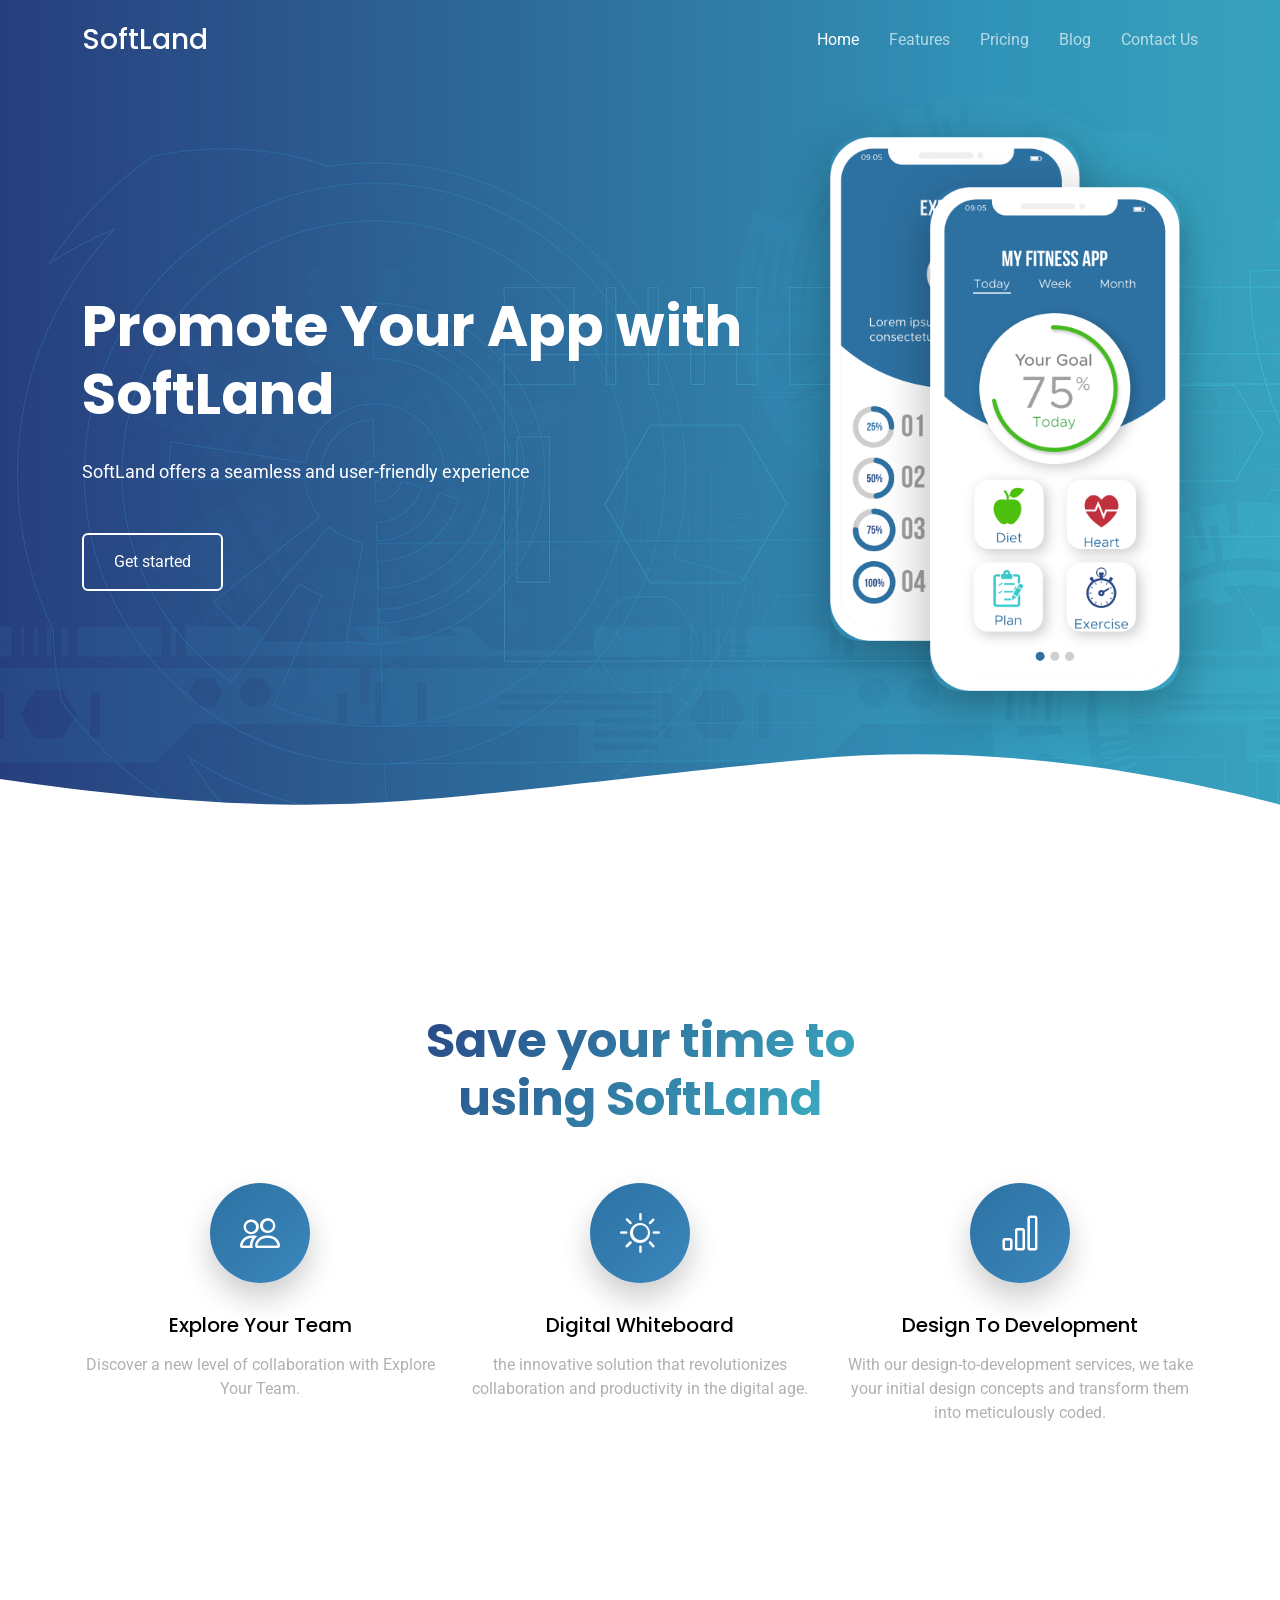
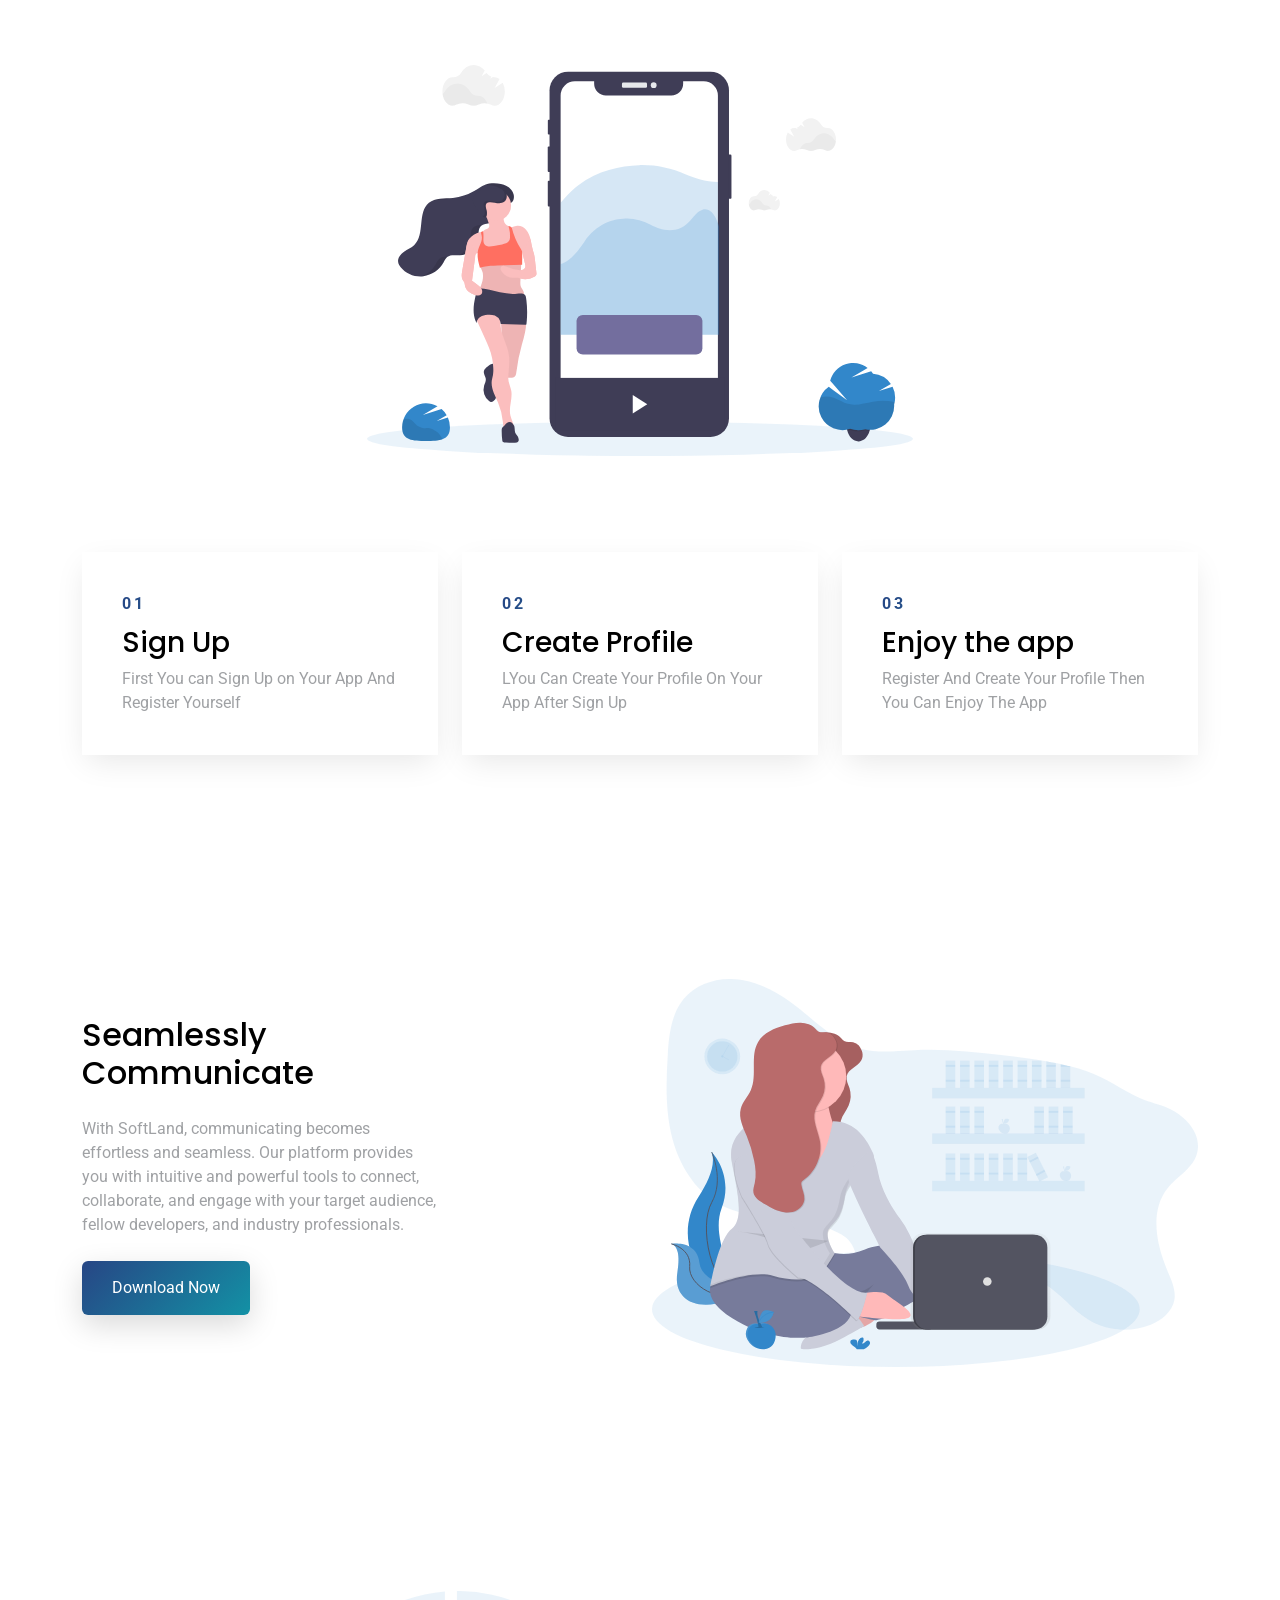
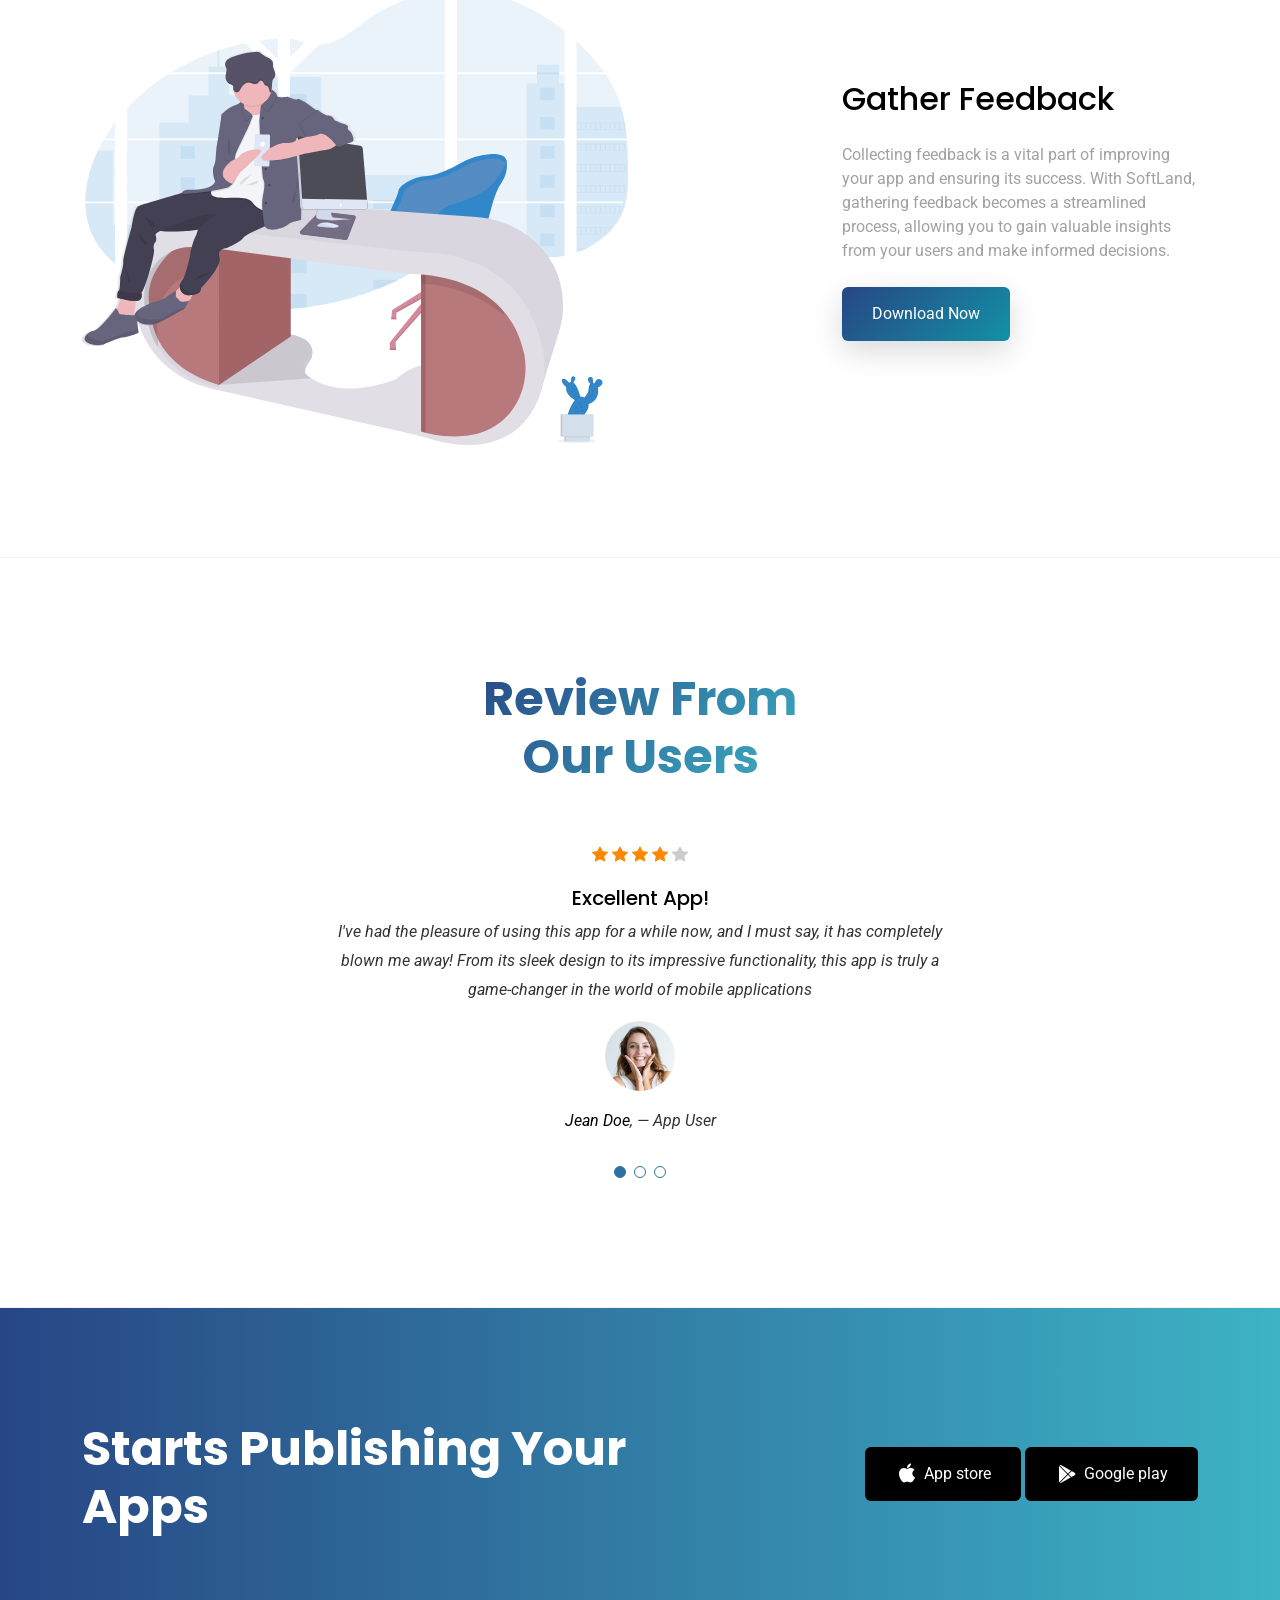
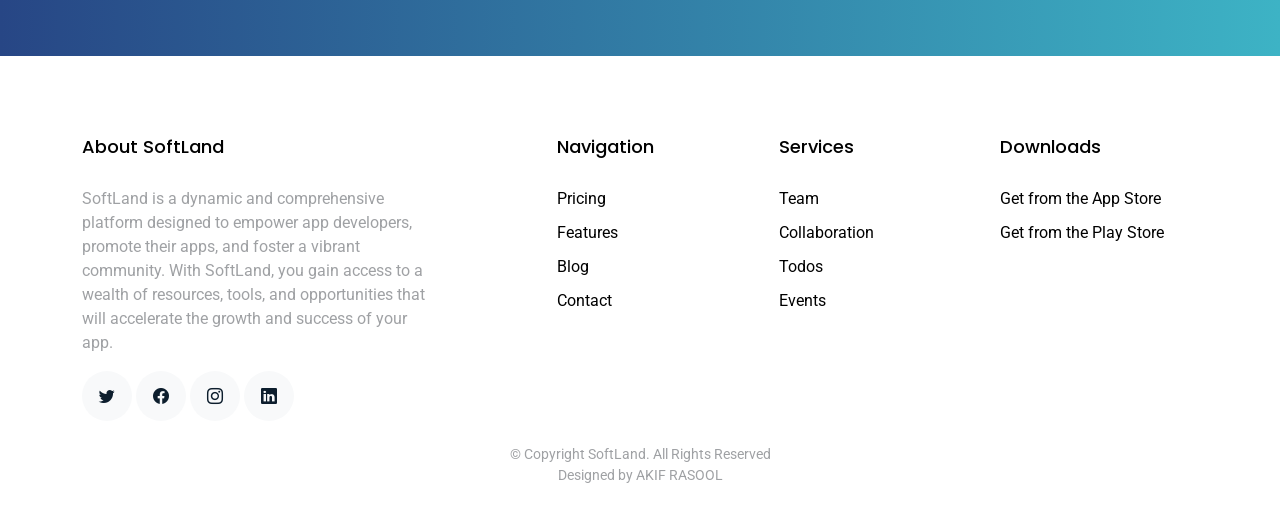
<file: index.html>
<!DOCTYPE html>
<html lang="en">

<head>
  <meta charset="utf-8">
  <meta content="width=device-width, initial-scale=1.0" name="viewport">

  <title>SoftLand</title>
  <meta content="" name="description">
  <meta content="" name="keywords">

  <!-- Favicons -->
  <link href="assets/img/favicon.png" rel="icon">
  <!-- <link href="assets/img/apple-touch-icon.png" rel="apple-touch-icon"> -->

  <!-- Google Fonts -->
  <link href="https://fonts.googleapis.com/css?family=Roboto:300,300i,400,400i,500,500i,600,600i,700,700i|Poppins:300,300i,400,400i,500,500i,600,600i,700,700i" rel="stylesheet">

  <!-- Vendor CSS Files -->
  <link href="assets/vendor/aos/aos.css" rel="stylesheet">
  <link href="assets/vendor/bootstrap/css/bootstrap.min.css" rel="stylesheet">
  <link href="assets/vendor/bootstrap-icons/bootstrap-icons.css" rel="stylesheet">
  <link href="assets/vendor/boxicons/css/boxicons.min.css" rel="stylesheet">
  <link href="assets/vendor/swiper/swiper-bundle.min.css" rel="stylesheet">

  <!-- Template Main CSS File -->
  <link href="assets/css/style.css" rel="stylesheet">
</head>

<body>

  <!-- ======= Header ======= -->
  <header id="header" class="fixed-top d-flex align-items-center">
    <div class="container d-flex justify-content-between align-items-center">

      <div class="logo">
        <h1><a href="index.html">SoftLand</a></h1>
        <!-- Uncomment below if you prefer to use an image logo -->
        <!-- <a href="index.html"><img src="assets/img/logo.png" alt="" class="img-fluid"></a>-->
      </div>

      <nav id="navbar" class="navbar">
        <ul>
          <li><a class="active " href="index.html">Home</a></li>
          <li><a href="features.html">Features</a></li>
          <li><a href="pricing.html">Pricing</a></li>
          <li><a href="blog.html">Blog</a></li>
          
          <li><a href="contact.html">Contact Us</a></li>
        </ul>
        <i class="bi bi-list mobile-nav-toggle"></i>
      </nav><!-- .navbar -->

    </div>
  </header><!-- End Header -->

  <!-- ======= Hero Section ======= -->
  <section class="hero-section" id="hero">

    <div class="wave">

      <svg width="100%" height="355px" viewBox="0 0 1920 355" version="1.1" xmlns="http://www.w3.org/2000/svg" xmlns:xlink="http://www.w3.org/1999/xlink">
        <g id="Page-1" stroke="none" stroke-width="1" fill="none" fill-rule="evenodd">
          <g id="Apple-TV" transform="translate(0.000000, -402.000000)" fill="#FFFFFF">
            <path d="M0,439.134243 C175.04074,464.89273 327.944386,477.771974 458.710937,477.771974 C654.860765,477.771974 870.645295,442.632362 1205.9828,410.192501 C1429.54114,388.565926 1667.54687,411.092417 1920,477.771974 L1920,757 L1017.15166,757 L0,757 L0,439.134243 Z" id="Path"></path>
          </g>
        </g>
      </svg>

    </div>

    <div class="container">
      <div class="row align-items-center">
        <div class="col-12 hero-text-image">
          <div class="row">
            <div class="col-lg-8 text-center text-lg-start">
              <h1 data-aos="fade-right">Promote Your App with SoftLand</h1>
              <p class="mb-5" data-aos="fade-right" data-aos-delay="100">SoftLand offers a seamless and user-friendly experience</p>
              <p data-aos="fade-right" data-aos-delay="200" data-aos-offset="-500"><a href="#" class="btn btn-outline-white">Get started</a></p>
            </div>
            <div class="col-lg-4 iphone-wrap">
              <img src="assets/img/phone_1.png" alt="Image" class="phone-1" data-aos="fade-right">
              <img src="assets/img/phone_2.png" alt="Image" class="phone-2" data-aos="fade-right" data-aos-delay="200">
            </div>
          </div>
        </div>
      </div>
    </div>

  </section><!-- End Hero -->

  <main id="main">

    <!-- ======= Home Section ======= -->
    <section class="section">
      <div class="container">

        <div class="row justify-content-center text-center mb-5">
          <div class="col-md-5" data-aos="fade-up">
            <h2 class="section-heading">Save your time to using SoftLand</h2>
          </div>
        </div>

        <div class="row">
          <div class="col-md-4" data-aos="fade-up" data-aos-delay="">
            <div class="feature-1 text-center">
              <div class="wrap-icon icon-1">
                <i class="bi bi-people"></i>
              </div>
              <h3 class="mb-3">Explore Your Team</h3>
              <p>Discover a new level of collaboration with Explore Your Team.</p>
            </div>
          </div>
          <div class="col-md-4" data-aos="fade-up" data-aos-delay="100">
            <div class="feature-1 text-center">
              <div class="wrap-icon icon-1">
                <i class="bi bi-brightness-high"></i>
              </div>
              <h3 class="mb-3">Digital Whiteboard</h3>
              <p>the innovative solution that revolutionizes collaboration and productivity in the digital age. </p>
            </div>
          </div>
          <div class="col-md-4" data-aos="fade-up" data-aos-delay="200">
            <div class="feature-1 text-center">
              <div class="wrap-icon icon-1">
                <i class="bi bi-bar-chart"></i>
              </div>
              <h3 class="mb-3">Design To Development</h3>
              <p>With our design-to-development services, we take your initial design concepts and transform them into meticulously coded. </p>
            </div>
          </div>
        </div>

      </div>
    </section>

    <section class="section">

      <div class="container">
        <div class="row justify-content-center text-center mb-5" data-aos="fade">
          <div class="col-md-6 mb-5">
            <img src="assets/img/undraw_svg_1.svg" alt="Image" class="img-fluid">
          </div>
        </div>

        <div class="row">
          <div class="col-md-4">
            <div class="step">
              <span class="number">01</span>
              <h3>Sign Up</h3>
              <p>First You can Sign Up on Your App And Register Yourself</p>
            </div>
          </div>
          <div class="col-md-4">
            <div class="step">
              <span class="number">02</span>
              <h3>Create Profile</h3>
              <p>LYou Can Create Your Profile On Your App After Sign Up </p>
            </div>
          </div>
          <div class="col-md-4">
            <div class="step">
              <span class="number">03</span>
              <h3>Enjoy the app</h3>
              <p>Register And Create Your Profile Then You Can Enjoy The App</p>
            </div>
          </div>
        </div>
      </div>

    </section>

    <section class="section">
      <div class="container">
        <div class="row align-items-center">
          <div class="col-md-4 me-auto">
            <h2 class="mb-4">Seamlessly Communicate</h2>
            <p class="mb-4">With SoftLand, communicating becomes effortless and seamless. Our platform provides you with intuitive and powerful tools to connect, collaborate, and engage with your target audience, fellow developers, and industry professionals.</p>
            <p><a href="#" class="btn btn-primary">Download Now</a></p>
          </div>
          <div class="col-md-6" data-aos="fade-left">
            <img src="assets/img/undraw_svg_2.svg" alt="Image" class="img-fluid">
          </div>
        </div>
      </div>
    </section>

    <section class="section">
      <div class="container">
        <div class="row align-items-center">
          <div class="col-md-4 ms-auto order-2">
            <h2 class="mb-4">Gather Feedback</h2>
            <p class="mb-4">
              Collecting feedback is a vital part of improving your app and ensuring its success. With SoftLand, gathering feedback becomes a streamlined process, allowing you to gain valuable insights from your users and make informed decisions.</p>
            <p><a href="#" class="btn btn-primary">Download Now</a></p>
          </div>
          <div class="col-md-6" data-aos="fade-right">
            <img src="assets/img/undraw_svg_3.svg" alt="Image" class="img-fluid">
          </div>
        </div>
      </div>
    </section>

    <!-- ======= Testimonials Section ======= -->
    <section class="section border-top border-bottom">
      <div class="container">
        <div class="row justify-content-center text-center mb-5">
          <div class="col-md-4">
            <h2 class="section-heading">Review From Our Users</h2>
          </div>
        </div>
        <div class="row justify-content-center text-center">
          <div class="col-md-7">

            <div class="testimonials-slider swiper" data-aos="fade-up" data-aos-delay="100">
              <div class="swiper-wrapper">

                <div class="swiper-slide">
                  <div class="review text-center">
                    <p class="stars">
                      <span class="bi bi-star-fill"></span>
                      <span class="bi bi-star-fill"></span>
                      <span class="bi bi-star-fill"></span>
                      <span class="bi bi-star-fill"></span>
                      <span class="bi bi-star-fill muted"></span>
                    </p>
                    <h3>Excellent App!</h3>
                    <blockquote>
                      <p>I've had the pleasure of using this app for a while now, and I must say, it has completely blown me away! From its sleek design to its impressive functionality, this app is truly a game-changer in the world of mobile applications</p>
                    </blockquote>

                    <p class="review-user">
                      <img src="assets/img/person_1.jpg" alt="Image" class="img-fluid rounded-circle mb-3">
                      <span class="d-block">
                        <span class="text-black">Jean Doe</span>, &mdash; App User
                      </span>
                    </p>

                  </div>
                </div><!-- End testimonial item -->

                <div class="swiper-slide">
                  <div class="review text-center">
                    <p class="stars">
                      <span class="bi bi-star-fill"></span>
                      <span class="bi bi-star-fill"></span>
                      <span class="bi bi-star-fill"></span>
                      <span class="bi bi-star-fill"></span>
                      <span class="bi bi-star-fill muted"></span>
                    </p>
                    <h3>This App is easy to use!</h3>
                    <blockquote>
                      <p>I recently started using SoftLand to promote my app, and I must say, it's been an absolute game-changer! This platform makes it incredibly easy to use and navigate, even for someone like me who is not tech-savvy.</p>
                    </blockquote>

                    <p class="review-user">
                      <img src="assets/img/person_2.jpg" alt="Image" class="img-fluid rounded-circle mb-3">
                      <span class="d-block">
                        <span class="text-black">Johan Smith</span>, &mdash; App User
                      </span>
                    </p>

                  </div>
                </div><!-- End testimonial item -->

                <div class="swiper-slide">
                  <div class="review text-center">
                    <p class="stars">
                      <span class="bi bi-star-fill"></span>
                      <span class="bi bi-star-fill"></span>
                      <span class="bi bi-star-fill"></span>
                      <span class="bi bi-star-fill"></span>
                      <span class="bi bi-star-fill muted"></span>
                    </p>
                    <h3>Awesome functionality!</h3>
                    <blockquote>
                      <p>I recently started using this app, and I must say, I am blown away by its awesome functionality. It has completely transformed the way I manage my tasks and stay organized.</p>
                    </blockquote>

                    <p class="review-user">
                      <img src="assets/img/person_3.jpg" alt="Image" class="img-fluid rounded-circle mb-3">
                      <span class="d-block">
                        <span class="text-black">Jean Thunberg</span>, &mdash; App User
                      </span>
                    </p>

                  </div>
                </div><!-- End testimonial item -->

              </div>
              <div class="swiper-pagination"></div>
            </div>
          </div>
        </div>
      </div>
    </section><!-- End Testimonials Section -->

    <!-- ======= CTA Section ======= -->
    <section class="section cta-section">
      <div class="container">
        <div class="row align-items-center">
          <div class="col-md-6 me-auto text-center text-md-start mb-5 mb-md-0">
            <h2>Starts Publishing Your Apps</h2>
          </div>
          <div class="col-md-5 text-center text-md-end">
            <p><a href="#" class="btn d-inline-flex align-items-center"><i class="bx bxl-apple"></i><span>App store</span></a> <a href="#" class="btn d-inline-flex align-items-center"><i class="bx bxl-play-store"></i><span>Google play</span></a></p>
          </div>
        </div>
      </div>
    </section><!-- End CTA Section -->

  </main><!-- End #main -->

  <!-- ======= Footer ======= -->
  <footer class="footer" role="contentinfo">
    <div class="container">
      <div class="row">
        <div class="col-md-4 mb-4 mb-md-0">
          <h3>About SoftLand</h3>
          <p>
            SoftLand is a dynamic and comprehensive platform designed to empower app developers, promote their apps, and foster a vibrant community. With SoftLand, you gain access to a wealth of resources, tools, and opportunities that will accelerate the growth and success of your app.</p>
          <p class="social">
            <a href="#"><span class="bi bi-twitter"></span></a>
            <a href="#"><span class="bi bi-facebook"></span></a>
            <a href="#"><span class="bi bi-instagram"></span></a>
            <a href="#"><span class="bi bi-linkedin"></span></a>
          </p>
        </div>
        <div class="col-md-7 ms-auto">
          <div class="row site-section pt-0">
            <div class="col-md-4 mb-4 mb-md-0">
              <h3>Navigation</h3>
              <ul class="list-unstyled">
                <li><a href="#">Pricing</a></li>
                <li><a href="#">Features</a></li>
                <li><a href="#">Blog</a></li>
                <li><a href="#">Contact</a></li>
              </ul>
            </div>
            <div class="col-md-4 mb-4 mb-md-0">
              <h3>Services</h3>
              <ul class="list-unstyled">
                <li><a href="#">Team</a></li>
                <li><a href="#">Collaboration</a></li>
                <li><a href="#">Todos</a></li>
                <li><a href="#">Events</a></li>
              </ul>
            </div>
            <div class="col-md-4 mb-4 mb-md-0">
              <h3>Downloads</h3>
              <ul class="list-unstyled">
                <li><a href="#">Get from the App Store</a></li>
                <li><a href="#">Get from the Play Store</a></li>
              </ul>
            </div>
          </div>
        </div>
      </div>

      <div class="row justify-content-center text-center">
        <div class="col-md-7">
          <p class="copyright">&copy; Copyright SoftLand. All Rights Reserved</p>
          <div class="credits">
          
            Designed by AKIF RASOOL
          </div>
        </div>
      </div>

    </div>
  </footer>

  <a href="#" class="back-to-top d-flex align-items-center justify-content-center"><i class="bi bi-arrow-up-short"></i></a>

  <!-- Vendor JS Files -->
  <script src="assets/vendor/aos/aos.js"></script>
  <script src="assets/vendor/bootstrap/js/bootstrap.bundle.min.js"></script>
  <script src="assets/vendor/swiper/swiper-bundle.min.js"></script>
  <script src="assets/vendor/php-email-form/validate.js"></script>

  <!-- Template Main JS File -->
  <script src="assets/js/main.js"></script>

</body>

</html>
</file>
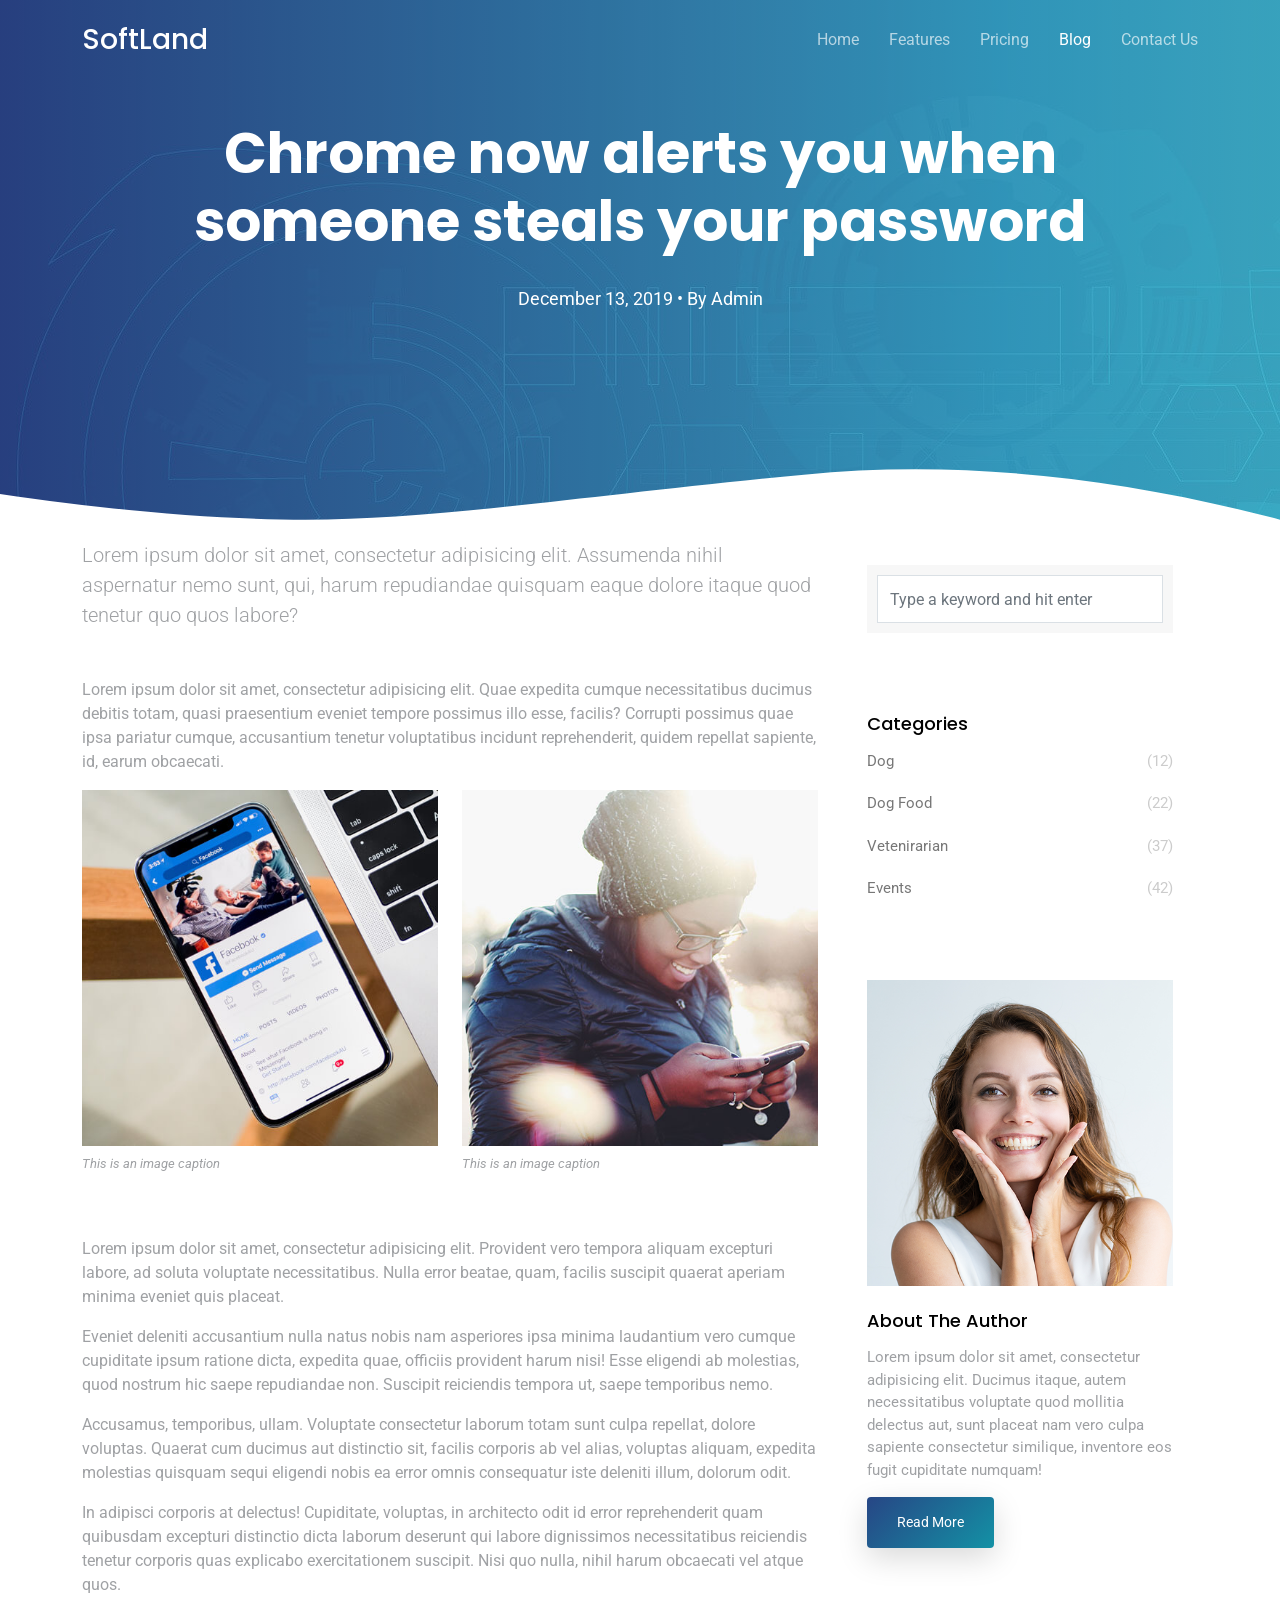
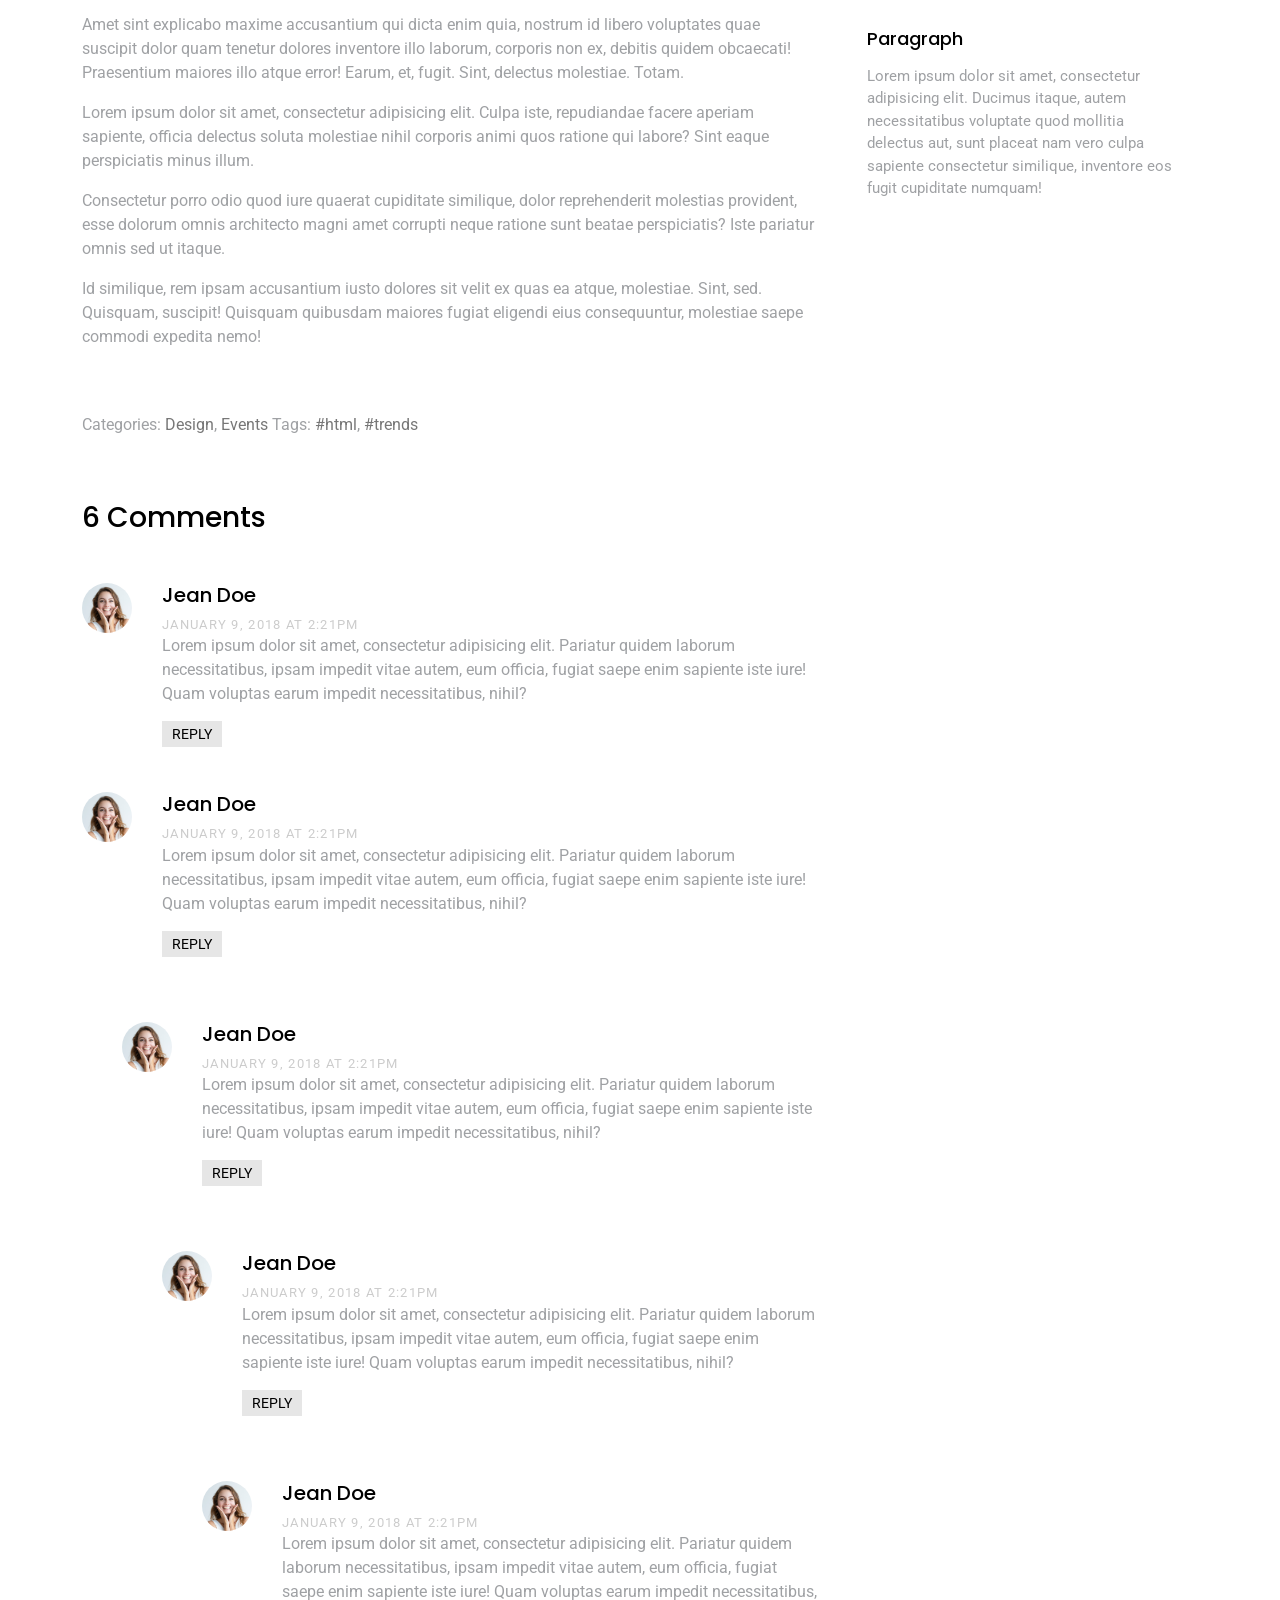
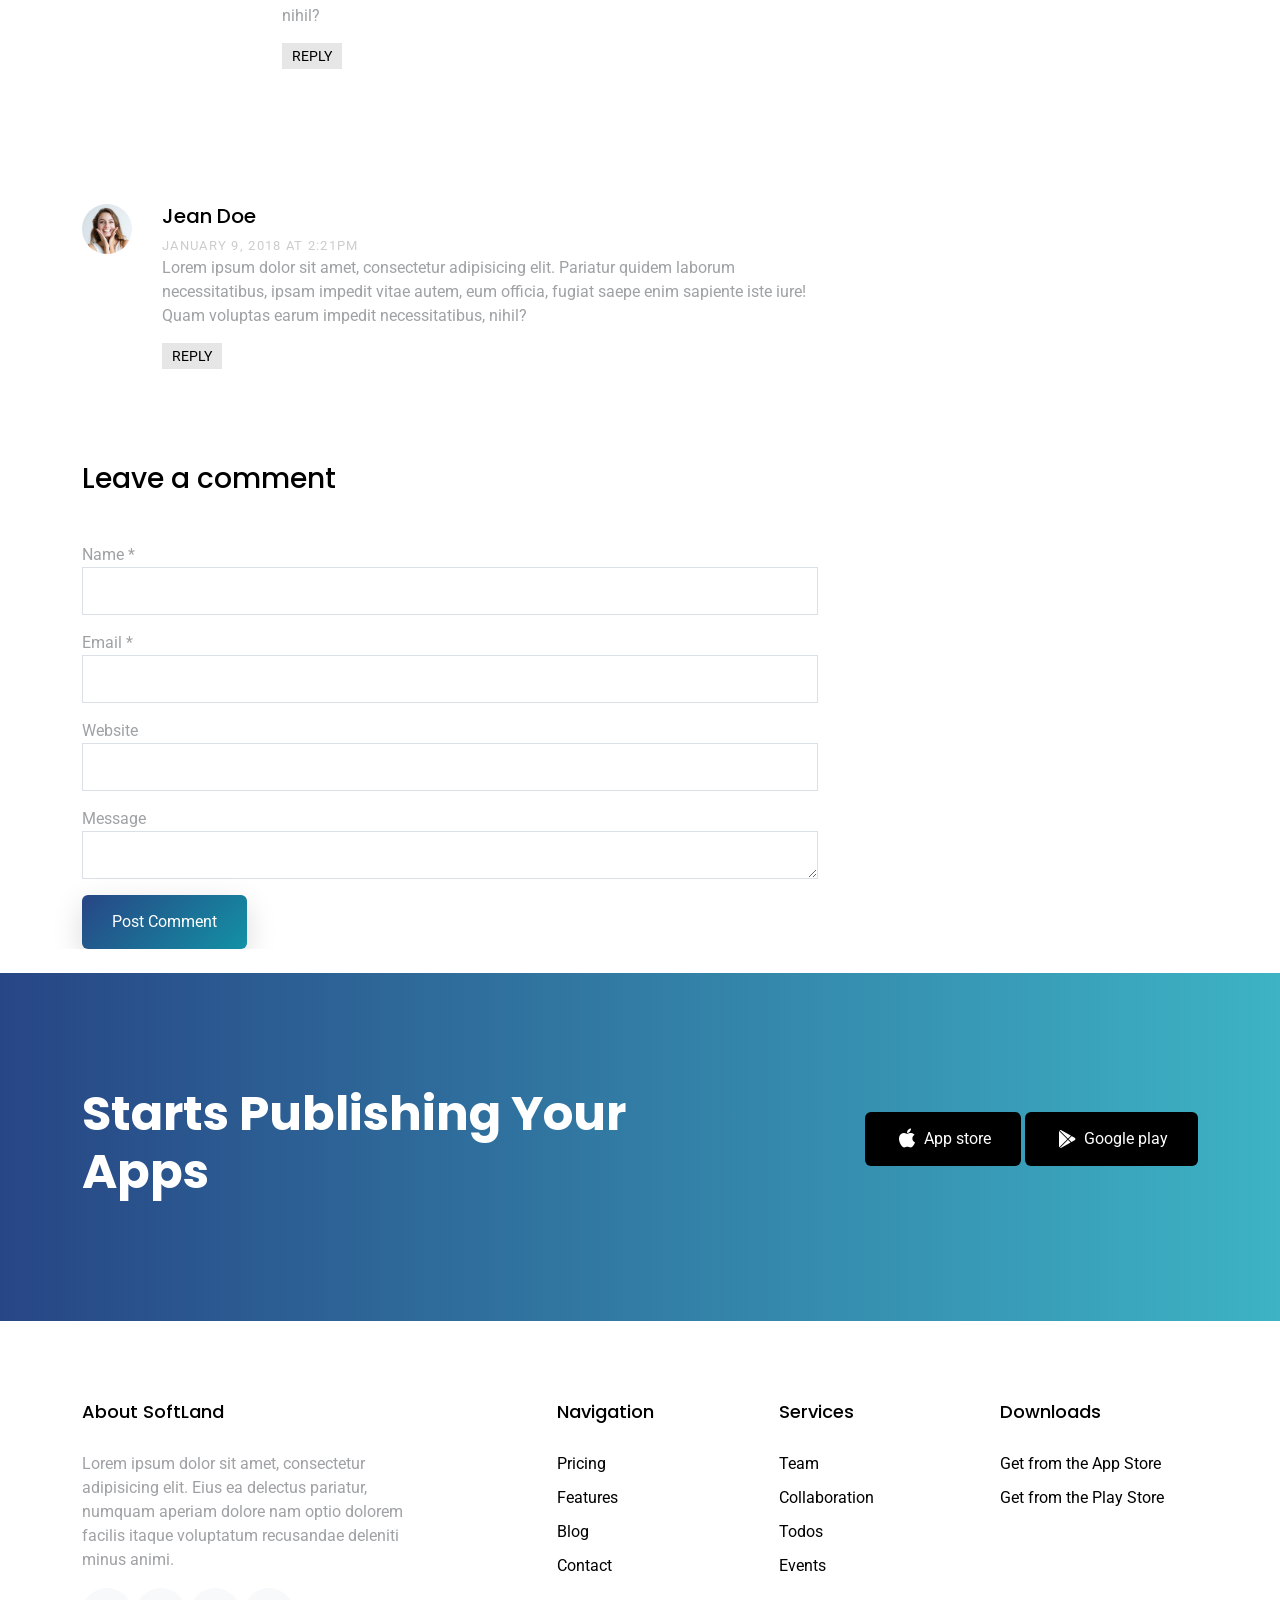
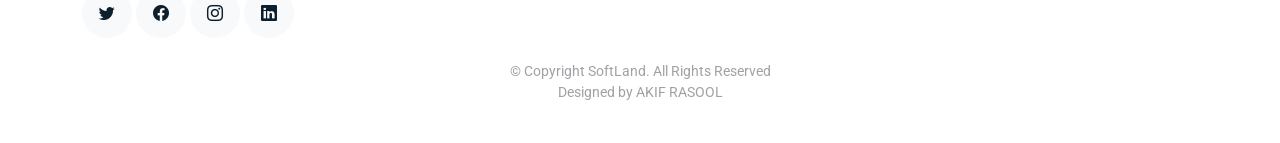
<file: blog-single.html>
<!DOCTYPE html>
<html lang="en">

<head>
  <meta charset="utf-8">
  <meta content="width=device-width, initial-scale=1.0" name="viewport">

  <title>Blog Single - SoftLand</title>
  <meta content="" name="description">
  <meta content="" name="keywords">

  <!-- Favicons -->
  <link href="assets/img/favicon.png" rel="icon">
  <!-- <link href="assets/img/apple-touch-icon.png" rel="apple-touch-icon"> -->

  <!-- Google Fonts -->
  <link href="https://fonts.googleapis.com/css?family=Roboto:300,300i,400,400i,500,500i,600,600i,700,700i|Poppins:300,300i,400,400i,500,500i,600,600i,700,700i" rel="stylesheet">

  <!-- Vendor CSS Files -->
  <link href="assets/vendor/aos/aos.css" rel="stylesheet">
  <link href="assets/vendor/bootstrap/css/bootstrap.min.css" rel="stylesheet">
  <link href="assets/vendor/bootstrap-icons/bootstrap-icons.css" rel="stylesheet">
  <link href="assets/vendor/boxicons/css/boxicons.min.css" rel="stylesheet">
  <link href="assets/vendor/swiper/swiper-bundle.min.css" rel="stylesheet">

  <!-- Template Main CSS File -->
  <link href="assets/css/style.css" rel="stylesheet">

  
</head>

<body>

  <!-- ======= Header ======= -->
  <header id="header" class="fixed-top d-flex align-items-center">
    <div class="container d-flex justify-content-between align-items-center">

      <div class="logo">
        <h1><a href="index.html">SoftLand</a></h1>
        <!-- Uncomment below if you prefer to use an image logo -->
        <!-- <a href="index.html"><img src="assets/img/logo.png" alt="" class="img-fluid"></a>-->
      </div>

      <nav id="navbar" class="navbar">
        <ul>
          <li><a class="" href="index.html">Home</a></li>
          <li><a href="features.html">Features</a></li>
          <li><a href="pricing.html">Pricing</a></li>
          <li><a class="active" href="blog.html">Blog</a></li>
          <li><a href="contact.html">Contact Us</a></li>
        </ul>
        <i class="bi bi-list mobile-nav-toggle"></i>
      </nav><!-- .navbar -->

    </div>
  </header><!-- End Header -->

  <main id="main">

    <!-- ======= Single Blog Section ======= -->
    <section class="hero-section inner-page">
      <div class="wave">

        <svg width="1920px" height="265px" viewBox="0 0 1920 265" version="1.1" xmlns="http://www.w3.org/2000/svg" xmlns:xlink="http://www.w3.org/1999/xlink">
          <g id="Page-1" stroke="none" stroke-width="1" fill="none" fill-rule="evenodd">
            <g id="Apple-TV" transform="translate(0.000000, -402.000000)" fill="#FFFFFF">
              <path d="M0,439.134243 C175.04074,464.89273 327.944386,477.771974 458.710937,477.771974 C654.860765,477.771974 870.645295,442.632362 1205.9828,410.192501 C1429.54114,388.565926 1667.54687,411.092417 1920,477.771974 L1920,667 L1017.15166,667 L0,667 L0,439.134243 Z" id="Path"></path>
            </g>
          </g>
        </svg>

      </div>

      <div class="container">
        <div class="row align-items-center">
          <div class="col-12">
            <div class="row justify-content-center">
              <div class="col-md-10 text-center hero-text">
                <h1 data-aos="fade-up" data-aos-delay="">Chrome now alerts you when someone steals your password</h1>
                <p class="mb-5" data-aos="fade-up" data-aos-delay="100">December 13, 2019 &bullet; By <a href="#" class="text-white">Admin</a></p>
              </div>
            </div>
          </div>
        </div>
      </div>

    </section>

    <section class="site-section mb-4">
      <div class="container">
        <div class="row">
          <div class="col-md-8 blog-content">

            <p class="lead mb-5">Lorem ipsum dolor sit amet, consectetur adipisicing elit. Assumenda nihil aspernatur nemo sunt, qui, harum repudiandae quisquam eaque dolore itaque quod tenetur quo quos labore?</p>
            <p>Lorem ipsum dolor sit amet, consectetur adipisicing elit. Quae expedita cumque necessitatibus ducimus debitis totam, quasi praesentium eveniet tempore possimus illo esse, facilis? Corrupti possimus quae ipsa pariatur cumque, accusantium tenetur voluptatibus incidunt reprehenderit, quidem repellat sapiente, id, earum obcaecati.</p>

            <div class="row mb-5">
              <div class="col-md-6">
                <figure><img src="assets/img/img_1.jpg" alt="Free Website Template by Free-Template.co" class="img-fluid">
                  <figcaption>This is an image caption</figcaption>
                </figure>
              </div>
              <div class="col-md-6">
                <figure><img src="assets/img/img_2.jpg" alt="Free Website Template by Free-Template.co" class="img-fluid">
                  <figcaption>This is an image caption</figcaption>
                </figure>
              </div>
            </div>

            <blockquote>
              <p>Lorem ipsum dolor sit amet, consectetur adipisicing elit. Provident vero tempora aliquam excepturi labore, ad soluta voluptate necessitatibus. Nulla error beatae, quam, facilis suscipit quaerat aperiam minima eveniet quis placeat.</p>
            </blockquote>

            <p>Eveniet deleniti accusantium nulla natus nobis nam asperiores ipsa minima laudantium vero cumque cupiditate ipsum ratione dicta, expedita quae, officiis provident harum nisi! Esse eligendi ab molestias, quod nostrum hic saepe repudiandae non. Suscipit reiciendis tempora ut, saepe temporibus nemo.</p>
            <p>Accusamus, temporibus, ullam. Voluptate consectetur laborum totam sunt culpa repellat, dolore voluptas. Quaerat cum ducimus aut distinctio sit, facilis corporis ab vel alias, voluptas aliquam, expedita molestias quisquam sequi eligendi nobis ea error omnis consequatur iste deleniti illum, dolorum odit.</p>
            <p>In adipisci corporis at delectus! Cupiditate, voluptas, in architecto odit id error reprehenderit quam quibusdam excepturi distinctio dicta laborum deserunt qui labore dignissimos necessitatibus reiciendis tenetur corporis quas explicabo exercitationem suscipit. Nisi quo nulla, nihil harum obcaecati vel atque quos.</p>
            <p>Amet sint explicabo maxime accusantium qui dicta enim quia, nostrum id libero voluptates quae suscipit dolor quam tenetur dolores inventore illo laborum, corporis non ex, debitis quidem obcaecati! Praesentium maiores illo atque error! Earum, et, fugit. Sint, delectus molestiae. Totam.</p>

            <p>Lorem ipsum dolor sit amet, consectetur adipisicing elit. Culpa iste, repudiandae facere aperiam sapiente, officia delectus soluta molestiae nihil corporis animi quos ratione qui labore? Sint eaque perspiciatis minus illum.</p>
            <p>Consectetur porro odio quod iure quaerat cupiditate similique, dolor reprehenderit molestias provident, esse dolorum omnis architecto magni amet corrupti neque ratione sunt beatae perspiciatis? Iste pariatur omnis sed ut itaque.</p>
            <p>Id similique, rem ipsam accusantium iusto dolores sit velit ex quas ea atque, molestiae. Sint, sed. Quisquam, suscipit! Quisquam quibusdam maiores fugiat eligendi eius consequuntur, molestiae saepe commodi expedita nemo!</p>
            <div class="pt-5">
              <p>Categories: <a href="#">Design</a>, <a href="#">Events</a> Tags: <a href="#">#html</a>, <a href="#">#trends</a></p>
            </div>

            <div class="pt-5">
              <h3 class="mb-5">6 Comments</h3>
              <ul class="comment-list">
                <li class="comment">
                  <div class="vcard bio">
                    <img src="assets/img/person_1.jpg">
                  </div>
                  <div class="comment-body">
                    <h3>Jean Doe</h3>
                    <div class="meta">January 9, 2018 at 2:21pm</div>
                    <p>Lorem ipsum dolor sit amet, consectetur adipisicing elit. Pariatur quidem laborum necessitatibus, ipsam impedit vitae autem, eum officia, fugiat saepe enim sapiente iste iure! Quam voluptas earum impedit necessitatibus, nihil?</p>
                    <p><a href="#" class="reply">Reply</a></p>
                  </div>
                </li>

                <li class="comment">
                  <div class="vcard bio">
                    <img src="assets/img/person_1.jpg" alt="Image placeholder">
                  </div>
                  <div class="comment-body">
                    <h3>Jean Doe</h3>
                    <div class="meta">January 9, 2018 at 2:21pm</div>
                    <p>Lorem ipsum dolor sit amet, consectetur adipisicing elit. Pariatur quidem laborum necessitatibus, ipsam impedit vitae autem, eum officia, fugiat saepe enim sapiente iste iure! Quam voluptas earum impedit necessitatibus, nihil?</p>
                    <p><a href="#" class="reply">Reply</a></p>
                  </div>

                  <ul class="children">
                    <li class="comment">
                      <div class="vcard bio">
                        <img src="assets/img/person_1.jpg" alt="Image placeholder">
                      </div>
                      <div class="comment-body">
                        <h3>Jean Doe</h3>
                        <div class="meta">January 9, 2018 at 2:21pm</div>
                        <p>Lorem ipsum dolor sit amet, consectetur adipisicing elit. Pariatur quidem laborum necessitatibus, ipsam impedit vitae autem, eum officia, fugiat saepe enim sapiente iste iure! Quam voluptas earum impedit necessitatibus, nihil?</p>
                        <p><a href="#" class="reply">Reply</a></p>
                      </div>

                      <ul class="children">
                        <li class="comment">
                          <div class="vcard bio">
                            <img src="assets/img/person_1.jpg" alt="Image placeholder">
                          </div>
                          <div class="comment-body">
                            <h3>Jean Doe</h3>
                            <div class="meta">January 9, 2018 at 2:21pm</div>
                            <p>Lorem ipsum dolor sit amet, consectetur adipisicing elit. Pariatur quidem laborum necessitatibus, ipsam impedit vitae autem, eum officia, fugiat saepe enim sapiente iste iure! Quam voluptas earum impedit necessitatibus, nihil?</p>
                            <p><a href="#" class="reply">Reply</a></p>
                          </div>

                          <ul class="children">
                            <li class="comment">
                              <div class="vcard bio">
                                <img src="assets/img/person_1.jpg" alt="Image placeholder">
                              </div>
                              <div class="comment-body">
                                <h3>Jean Doe</h3>
                                <div class="meta">January 9, 2018 at 2:21pm</div>
                                <p>Lorem ipsum dolor sit amet, consectetur adipisicing elit. Pariatur quidem laborum necessitatibus, ipsam impedit vitae autem, eum officia, fugiat saepe enim sapiente iste iure! Quam voluptas earum impedit necessitatibus, nihil?</p>
                                <p><a href="#" class="reply">Reply</a></p>
                              </div>
                            </li>
                          </ul>
                        </li>
                      </ul>
                    </li>
                  </ul>
                </li>

                <li class="comment">
                  <div class="vcard bio">
                    <img src="assets/img/person_1.jpg" alt="Image placeholder">
                  </div>
                  <div class="comment-body">
                    <h3>Jean Doe</h3>
                    <div class="meta">January 9, 2018 at 2:21pm</div>
                    <p>Lorem ipsum dolor sit amet, consectetur adipisicing elit. Pariatur quidem laborum necessitatibus, ipsam impedit vitae autem, eum officia, fugiat saepe enim sapiente iste iure! Quam voluptas earum impedit necessitatibus, nihil?</p>
                    <p><a href="#" class="reply">Reply</a></p>
                  </div>
                </li>
              </ul>
              <!-- END comment-list -->

              <div class="comment-form-wrap pt-5">
                <h3 class="mb-5">Leave a comment</h3>
                <form action="#" class="">
                  <div class="form-group">
                    <label for="name">Name *</label>
                    <input type="text" class="form-control" id="name">
                  </div>
                  <div class="form-group mt-3">
                    <label for="email">Email *</label>
                    <input type="email" class="form-control" id="email">
                  </div>
                  <div class="form-group mt-3">
                    <label for="website">Website</label>
                    <input type="url" class="form-control" id="website">
                  </div>

                  <div class="form-group mt-3">
                    <label for="message">Message</label>
                    <textarea name="" id="message" cols="30" rows="10" class="form-control"></textarea>
                  </div>
                  <div class="form-group mt-3">
                    <input type="submit" value="Post Comment" class="btn btn-primary">
                  </div>

                </form>
              </div>
            </div>

          </div>
          <div class="col-md-4 sidebar">
            <div class="sidebar-box">
              <form action="#" class="search-form">
                <div class="form-group">
                  <span class="icon fa fa-search"></span>
                  <input type="text" class="form-control" placeholder="Type a keyword and hit enter">
                </div>
              </form>
            </div>
            <div class="sidebar-box">
              <div class="categories">
                <h3>Categories</h3>
                <li><a href="#">Dog <span>(12)</span></a></li>
                <li><a href="#">Dog Food <span>(22)</span></a></li>
                <li><a href="#">Vetenirarian <span>(37)</span></a></li>
                <li><a href="#">Events<span>(42)</span></a></li>
              </div>
            </div>
            <div class="sidebar-box">
              <img src="assets/img/person_1.jpg" alt="Image placeholder" class="img-fluid mb-4">
              <h3>About The Author</h3>
              <p>Lorem ipsum dolor sit amet, consectetur adipisicing elit. Ducimus itaque, autem necessitatibus voluptate quod mollitia delectus aut, sunt placeat nam vero culpa sapiente consectetur similique, inventore eos fugit cupiditate numquam!</p>
              <p><a href="#" class="btn btn-primary btn-sm">Read More</a></p>
            </div>

            <div class="sidebar-box">
              <h3>Paragraph</h3>
              <p>Lorem ipsum dolor sit amet, consectetur adipisicing elit. Ducimus itaque, autem necessitatibus voluptate quod mollitia delectus aut, sunt placeat nam vero culpa sapiente consectetur similique, inventore eos fugit cupiditate numquam!</p>
            </div>
          </div>
        </div>
      </div>
    </section>

    <!-- ======= CTA Section ======= -->
    <section class="section cta-section">
      <div class="container">
        <div class="row align-items-center">
          <div class="col-md-6 me-auto text-center text-md-start mb-5 mb-md-0">
            <h2>Starts Publishing Your Apps</h2>
          </div>
          <div class="col-md-5 text-center text-md-end">
            <p><a href="#" class="btn d-inline-flex align-items-center"><i class="bx bxl-apple"></i><span>App store</span></a> <a href="#" class="btn d-inline-flex align-items-center"><i class="bx bxl-play-store"></i><span>Google play</span></a></p>
          </div>
        </div>
      </div>
    </section><!-- End CTA Section -->

  </main><!-- End #main -->

  <!-- ======= Footer ======= -->
  <footer class="footer" role="contentinfo">
    <div class="container">
      <div class="row">
        <div class="col-md-4 mb-4 mb-md-0">
          <h3>About SoftLand</h3>
          <p>Lorem ipsum dolor sit amet, consectetur adipisicing elit. Eius ea delectus pariatur, numquam aperiam
            dolore nam optio dolorem facilis itaque voluptatum recusandae deleniti minus animi.</p>
          <p class="social">
            <a href="#"><span class="bi bi-twitter"></span></a>
            <a href="#"><span class="bi bi-facebook"></span></a>
            <a href="#"><span class="bi bi-instagram"></span></a>
            <a href="#"><span class="bi bi-linkedin"></span></a>
          </p>
        </div>
        <div class="col-md-7 ms-auto">
          <div class="row site-section pt-0">
            <div class="col-md-4 mb-4 mb-md-0">
              <h3>Navigation</h3>
              <ul class="list-unstyled">
                <li><a href="#">Pricing</a></li>
                <li><a href="#">Features</a></li>
                <li><a href="#">Blog</a></li>
                <li><a href="#">Contact</a></li>
              </ul>
            </div>
            <div class="col-md-4 mb-4 mb-md-0">
              <h3>Services</h3>
              <ul class="list-unstyled">
                <li><a href="#">Team</a></li>
                <li><a href="#">Collaboration</a></li>
                <li><a href="#">Todos</a></li>
                <li><a href="#">Events</a></li>
              </ul>
            </div>
            <div class="col-md-4 mb-4 mb-md-0">
              <h3>Downloads</h3>
              <ul class="list-unstyled">
                <li><a href="#">Get from the App Store</a></li>
                <li><a href="#">Get from the Play Store</a></li>
              </ul>
            </div>
          </div>
        </div>
      </div>

      <div class="row justify-content-center text-center">
        <div class="col-md-7">
          <p class="copyright">&copy; Copyright SoftLand. All Rights Reserved</p>
          <div class="credits">
            
            Designed by AKIF RASOOL</a>
          </div>
        </div>
      </div>

    </div>
  </footer>

  <a href="#" class="back-to-top d-flex align-items-center justify-content-center"><i class="bi bi-arrow-up-short"></i></a>

  <!-- Vendor JS Files -->
  <script src="assets/vendor/aos/aos.js"></script>
  <script src="assets/vendor/bootstrap/js/bootstrap.bundle.min.js"></script>
  <script src="assets/vendor/swiper/swiper-bundle.min.js"></script>
  <script src="assets/vendor/php-email-form/validate.js"></script>

  <!-- Template Main JS File -->
  <script src="assets/js/main.js"></script>

</body>

</html>
</file>
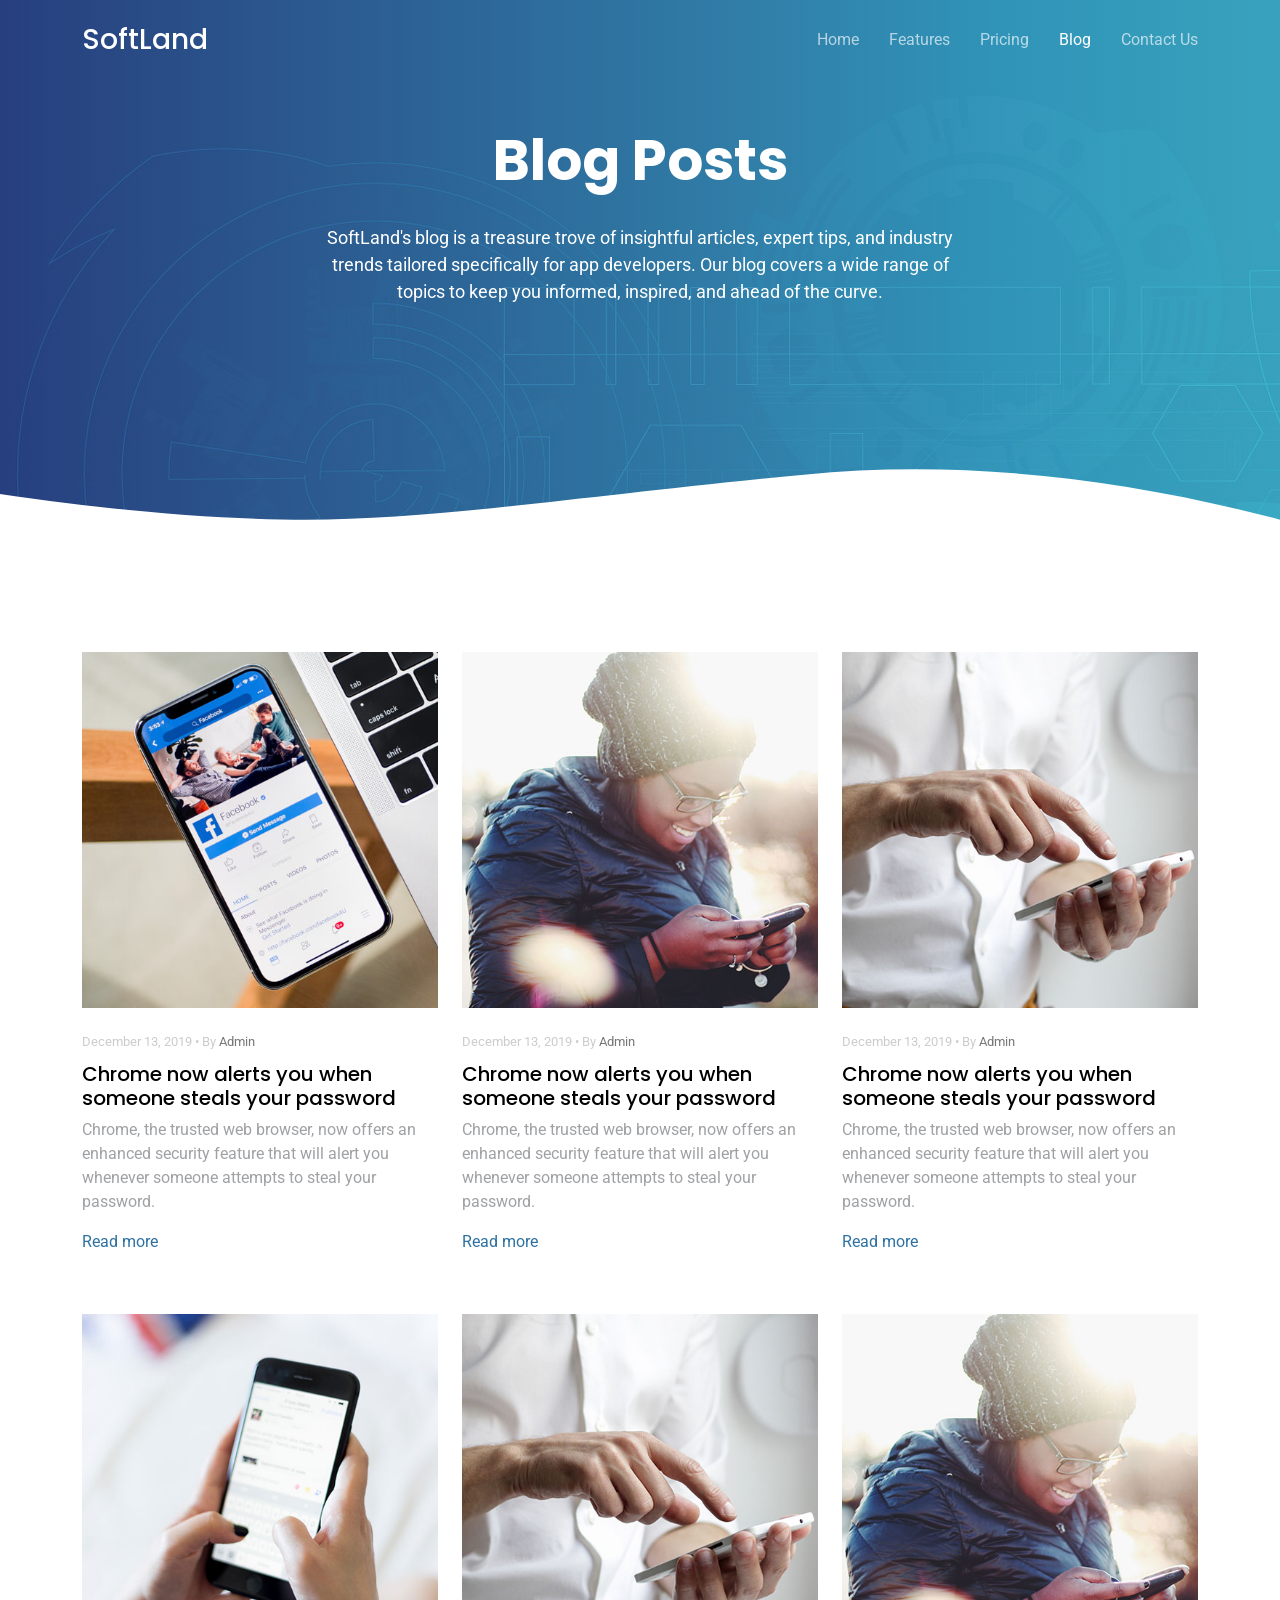
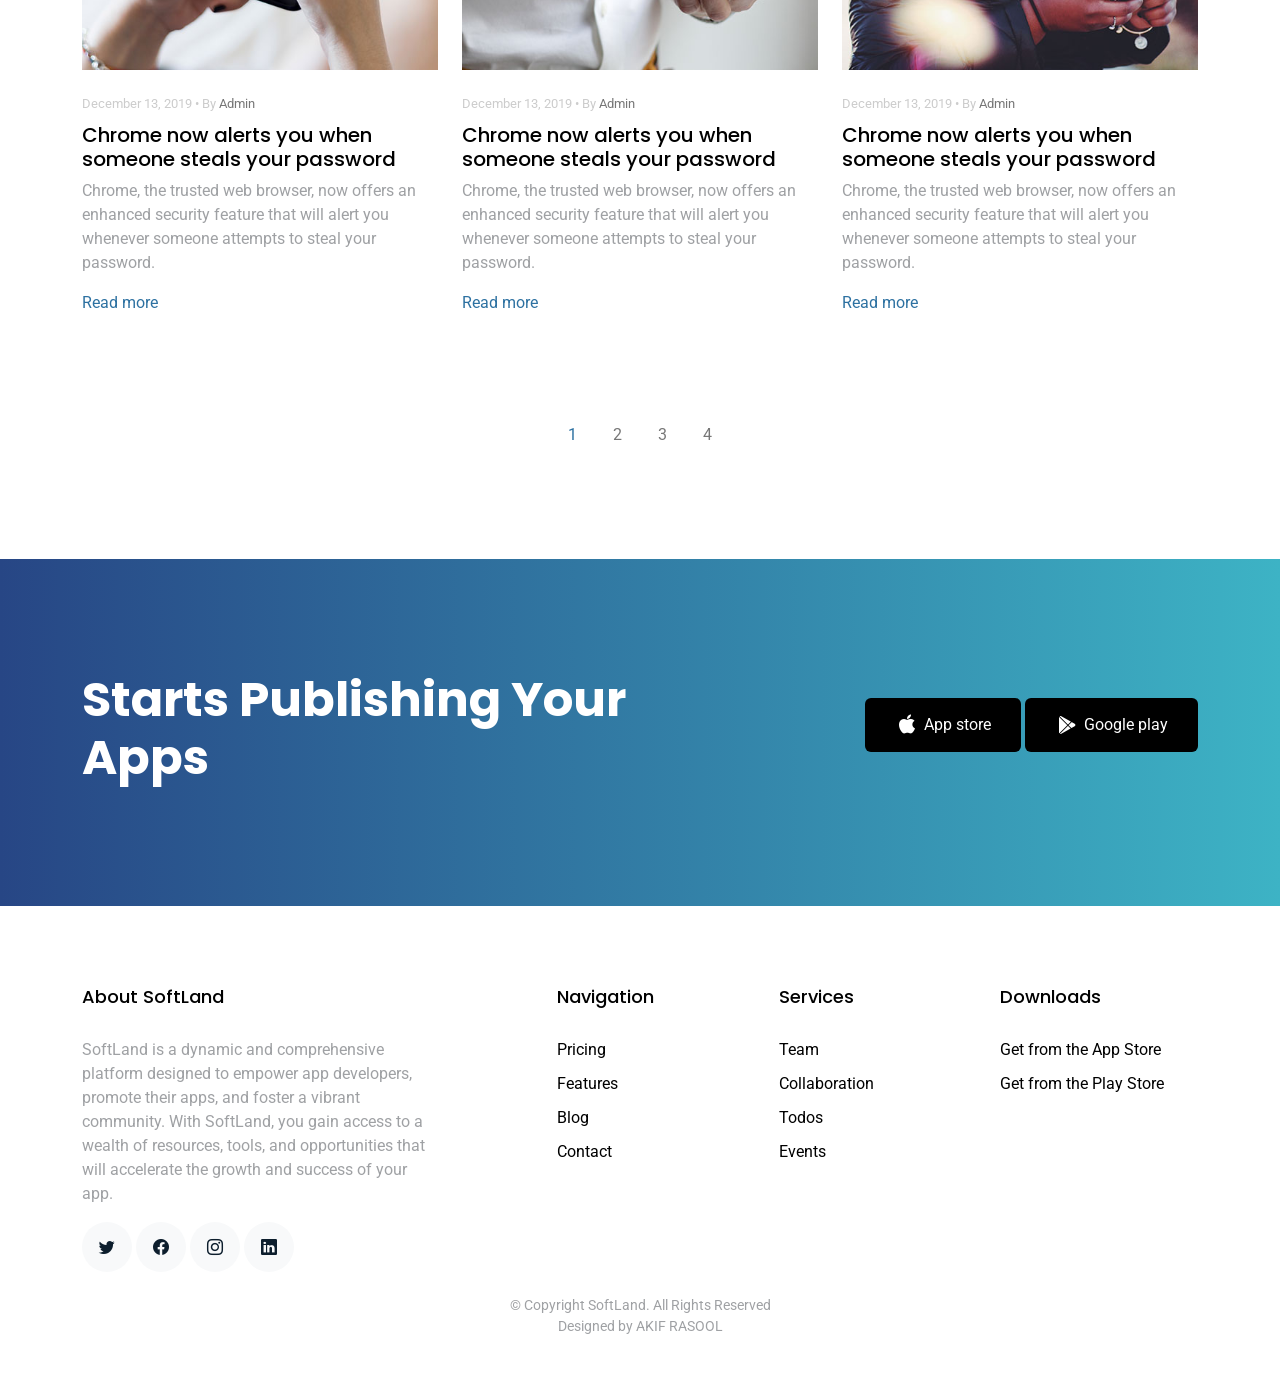
<file: blog.html>
<!DOCTYPE html>
<html lang="en">

<head>
  <meta charset="utf-8">
  <meta content="width=device-width, initial-scale=1.0" name="viewport">

  <title>SoftLand - Blog </title>
  <meta content="" name="description">
  <meta content="" name="keywords">

  <!-- Favicons -->
  <link href="assets/img/favicon.png" rel="icon">
  <!-- <link href="assets/img/apple-touch-icon.png" rel="apple-touch-icon"> -->

  <!-- Google Fonts -->
  <link href="https://fonts.googleapis.com/css?family=Roboto:300,300i,400,400i,500,500i,600,600i,700,700i|Poppins:300,300i,400,400i,500,500i,600,600i,700,700i" rel="stylesheet">

  <!-- Vendor CSS Files -->
  <link href="assets/vendor/aos/aos.css" rel="stylesheet">
  <link href="assets/vendor/bootstrap/css/bootstrap.min.css" rel="stylesheet">
  <link href="assets/vendor/bootstrap-icons/bootstrap-icons.css" rel="stylesheet">
  <link href="assets/vendor/boxicons/css/boxicons.min.css" rel="stylesheet">
  <link href="assets/vendor/swiper/swiper-bundle.min.css" rel="stylesheet">

  <!-- Template Main CSS File -->
  <link href="assets/css/style.css" rel="stylesheet">


</head>

<body>

  <!-- ======= Header ======= -->
  <header id="header" class="fixed-top d-flex align-items-center">
    <div class="container d-flex justify-content-between align-items-center">

      <div class="logo">
        <h1><a href="index.html">SoftLand</a></h1>
        <!-- Uncomment below if you prefer to use an image logo -->
        <!-- <a href="index.html"><img src="assets/img/logo.png" alt="" class="img-fluid"></a>-->
      </div>

      <nav id="navbar" class="navbar">
        <ul>
          <li><a class="" href="index.html">Home</a></li>
          <li><a href="features.html">Features</a></li>
          <li><a href="pricing.html">Pricing</a></li>
          <li><a class="active" href="blog.html">Blog</a></li>
          <li><a href="contact.html">Contact Us</a></li>
        </ul>
        <i class="bi bi-list mobile-nav-toggle"></i>
      </nav><!-- .navbar -->

    </div>
  </header><!-- End Header -->

  <main id="main">

    <!-- ======= Blog Section ======= -->
    <section class="hero-section inner-page">
      <div class="wave">

        <svg width="1920px" height="265px" viewBox="0 0 1920 265" version="1.1" xmlns="http://www.w3.org/2000/svg" xmlns:xlink="http://www.w3.org/1999/xlink">
          <g id="Page-1" stroke="none" stroke-width="1" fill="none" fill-rule="evenodd">
            <g id="Apple-TV" transform="translate(0.000000, -402.000000)" fill="#FFFFFF">
              <path d="M0,439.134243 C175.04074,464.89273 327.944386,477.771974 458.710937,477.771974 C654.860765,477.771974 870.645295,442.632362 1205.9828,410.192501 C1429.54114,388.565926 1667.54687,411.092417 1920,477.771974 L1920,667 L1017.15166,667 L0,667 L0,439.134243 Z" id="Path"></path>
            </g>
          </g>
        </svg>

      </div>

      <div class="container">
        <div class="row align-items-center">
          <div class="col-12">
            <div class="row justify-content-center">
              <div class="col-md-7 text-center hero-text">
                <h1 data-aos="fade-up" data-aos-delay="">Blog Posts</h1>
                <p class="mb-5" data-aos="fade-up" data-aos-delay="100">SoftLand's blog is a treasure trove of insightful articles, expert tips, and industry trends tailored specifically for app developers. Our blog covers a wide range of topics to keep you informed, inspired, and ahead of the curve.</p>
              </div>
            </div>
          </div>
        </div>
      </div>

    </section>

    <section class="section">
      <div class="container">
        <div class="row mb-5">
          <div class="col-md-4">
            <div class="post-entry">
              <a href="blog-single.html" class="d-block mb-4">
                <img src="assets/img/img_1.jpg" alt="Image" class="img-fluid">
              </a>
              <div class="post-text">
                <span class="post-meta">December 13, 2019 &bullet; By <a href="#">Admin</a></span>
                <h3><a href="#">Chrome now alerts you when someone steals your password</a></h3>
                <p>Chrome, the trusted web browser, now offers an enhanced security feature that will alert you whenever someone attempts to steal your password. </p>
                <p><a href="#" class="readmore">Read more</a></p>
              </div>
            </div>
          </div>
          <div class="col-md-4">
            <div class="post-entry">
              <a href="blog-single.html" class="d-block mb-4">
                <img src="assets/img/img_2.jpg" alt="Image" class="img-fluid">
              </a>
              <div class="post-text">
                <span class="post-meta">December 13, 2019 &bullet; By <a href="#">Admin</a></span>
                <h3><a href="#">Chrome now alerts you when someone steals your password</a></h3>
                <p>Chrome, the trusted web browser, now offers an enhanced security feature that will alert you whenever someone attempts to steal your password. </p>
                <p><a href="#" class="readmore">Read more</a></p>
              </div>
            </div>
          </div>
          <div class="col-md-4">
            <div class="post-entry">
              <a href="blog-single.html" class="d-block mb-4">
                <img src="assets/img/img_3.jpg" alt="Image" class="img-fluid">
              </a>
              <div class="post-text">
                <span class="post-meta">December 13, 2019 &bullet; By <a href="#">Admin</a></span>
                <h3><a href="#">Chrome now alerts you when someone steals your password</a></h3>
                <p>Chrome, the trusted web browser, now offers an enhanced security feature that will alert you whenever someone attempts to steal your password. </p>
                <p><a href="#" class="readmore">Read more</a></p>
              </div>
            </div>
          </div>

          <div class="col-md-4">
            <div class="post-entry">
              <a href="blog-single.html" class="d-block mb-4">
                <img src="assets/img/img_4.jpg" alt="Image" class="img-fluid">
              </a>
              <div class="post-text">
                <span class="post-meta">December 13, 2019 &bullet; By <a href="#">Admin</a></span>
                <h3><a href="#">Chrome now alerts you when someone steals your password</a></h3>
                <p>Chrome, the trusted web browser, now offers an enhanced security feature that will alert you whenever someone attempts to steal your password. </p>
                <p><a href="#" class="readmore">Read more</a></p>
              </div>
            </div>
          </div>
          <div class="col-md-4">
            <div class="post-entry">
              <a href="blog-single.html" class="d-block mb-4">
                <img src="assets/img/img_3.jpg" alt="Image" class="img-fluid">
              </a>
              <div class="post-text">
                <span class="post-meta">December 13, 2019 &bullet; By <a href="#">Admin</a></span>
                <h3><a href="#">Chrome now alerts you when someone steals your password</a></h3>
                <p>Chrome, the trusted web browser, now offers an enhanced security feature that will alert you whenever someone attempts to steal your password. </p>
                <p><a href="#" class="readmore">Read more</a></p>
              </div>
            </div>
          </div>
          <div class="col-md-4">
            <div class="post-entry">
              <a href="blog-single.html" class="d-block mb-4">
                <img src="assets/img/img_2.jpg" alt="Image" class="img-fluid">
              </a>
              <div class="post-text">
                <span class="post-meta">December 13, 2019 &bullet; By <a href="#">Admin</a></span>
                <h3><a href="#">Chrome now alerts you when someone steals your password</a></h3>
                <p>Chrome, the trusted web browser, now offers an enhanced security feature that will alert you whenever someone attempts to steal your password. </p>
                <p><a href="#" class="readmore">Read more</a></p>
              </div>
            </div>
          </div>

        </div>

        <div class="row">
          <div class="col-12 text-center">
            <span class="p-3 active text-primary">1</span>
            <a href="#" class="p-3">2</a>
            <a href="#" class="p-3">3</a>
            <a href="#" class="p-3">4</a>
          </div>
        </div>
      </div>

    </section>

    <!-- ======= CTA Section ======= -->
    <section class="section cta-section">
      <div class="container">
        <div class="row align-items-center">
          <div class="col-md-6 me-auto text-center text-md-start mb-5 mb-md-0">
            <h2>Starts Publishing Your Apps</h2>
          </div>
          <div class="col-md-5 text-center text-md-end">
            <p><a href="#" class="btn d-inline-flex align-items-center"><i class="bx bxl-apple"></i><span>App store</span></a> <a href="#" class="btn d-inline-flex align-items-center"><i class="bx bxl-play-store"></i><span>Google play</span></a></p>
          </div>
        </div>
      </div>
    </section><!-- End CTA Section -->

  </main><!-- End #main -->

  <!-- ======= Footer ======= -->
  <footer class="footer" role="contentinfo">
    <div class="container">
      <div class="row">
        <div class="col-md-4 mb-4 mb-md-0">
          <h3>About SoftLand</h3>
          <p> SoftLand is a dynamic and comprehensive platform designed to empower app developers, promote their apps, and foster a vibrant community. With SoftLand, you gain access to a wealth of resources, tools, and opportunities that will accelerate the growth and success of your app. </p>
          <p class="social">
            <a href="#"><span class="bi bi-twitter"></span></a>
            <a href="#"><span class="bi bi-facebook"></span></a>
            <a href="#"><span class="bi bi-instagram"></span></a>
            <a href="#"><span class="bi bi-linkedin"></span></a>
          </p>
        </div>
        <div class="col-md-7 ms-auto">
          <div class="row site-section pt-0">
            <div class="col-md-4 mb-4 mb-md-0">
              <h3>Navigation</h3>
              <ul class="list-unstyled">
                <li><a href="#">Pricing</a></li>
                <li><a href="#">Features</a></li>
                <li><a href="#">Blog</a></li>
                <li><a href="#">Contact</a></li>
              </ul>
            </div>
            <div class="col-md-4 mb-4 mb-md-0">
              <h3>Services</h3>
              <ul class="list-unstyled">
                <li><a href="#">Team</a></li>
                <li><a href="#">Collaboration</a></li>
                <li><a href="#">Todos</a></li>
                <li><a href="#">Events</a></li>
              </ul>
            </div>
            <div class="col-md-4 mb-4 mb-md-0">
              <h3>Downloads</h3>
              <ul class="list-unstyled">
                <li><a href="#">Get from the App Store</a></li>
                <li><a href="#">Get from the Play Store</a></li>
              </ul>
            </div>
          </div>
        </div>
      </div>

      <div class="row justify-content-center text-center">
        <div class="col-md-7">
          <p class="copyright">&copy; Copyright SoftLand. All Rights Reserved</p>
          <div class="credits">
            Designed by AKIF RASOOL
          </div>
        </div>
      </div>

    </div>
  </footer>

  <a href="#" class="back-to-top d-flex align-items-center justify-content-center"><i class="bi bi-arrow-up-short"></i></a>

  <!-- Vendor JS Files -->
  <script src="assets/vendor/aos/aos.js"></script>
  <script src="assets/vendor/bootstrap/js/bootstrap.bundle.min.js"></script>
  <script src="assets/vendor/swiper/swiper-bundle.min.js"></script>
  <script src="assets/vendor/php-email-form/validate.js"></script>

  <!-- Template Main JS File -->
  <script src="assets/js/main.js"></script>

</body>

</html>
</file>
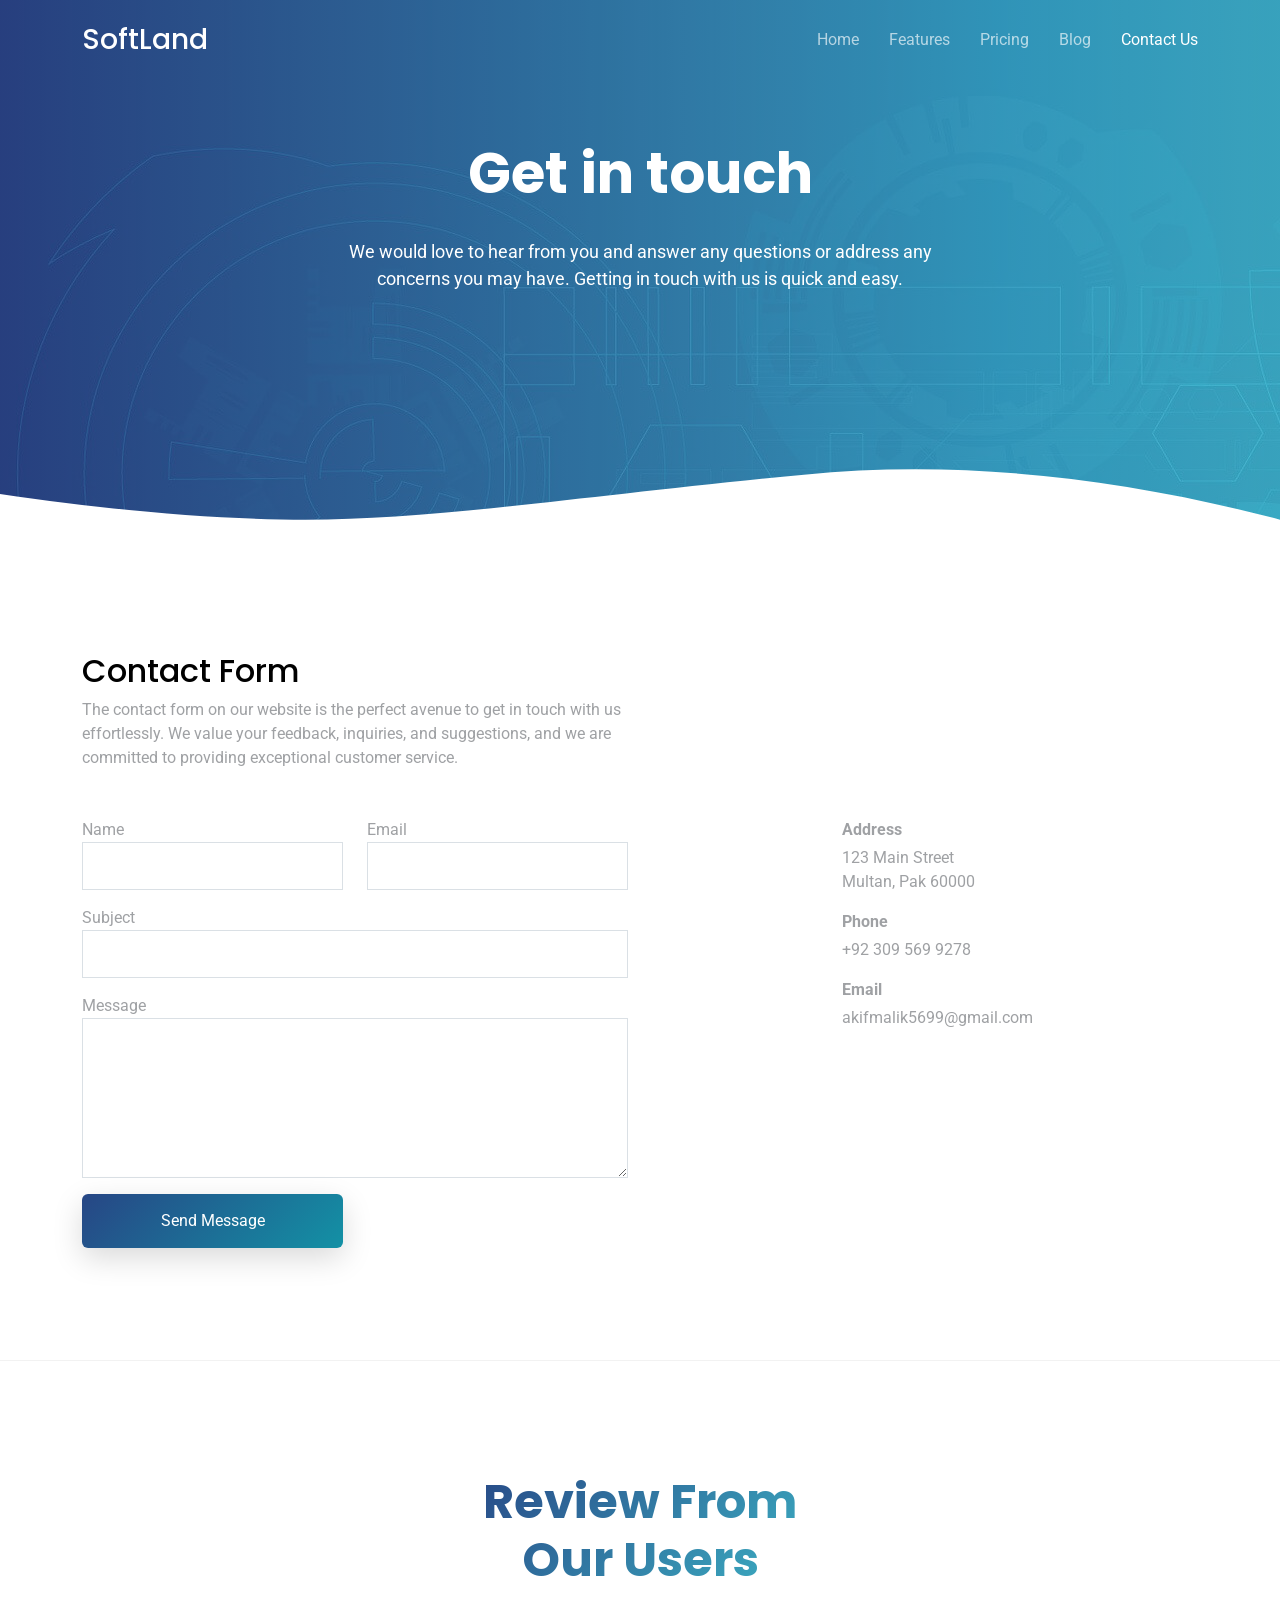
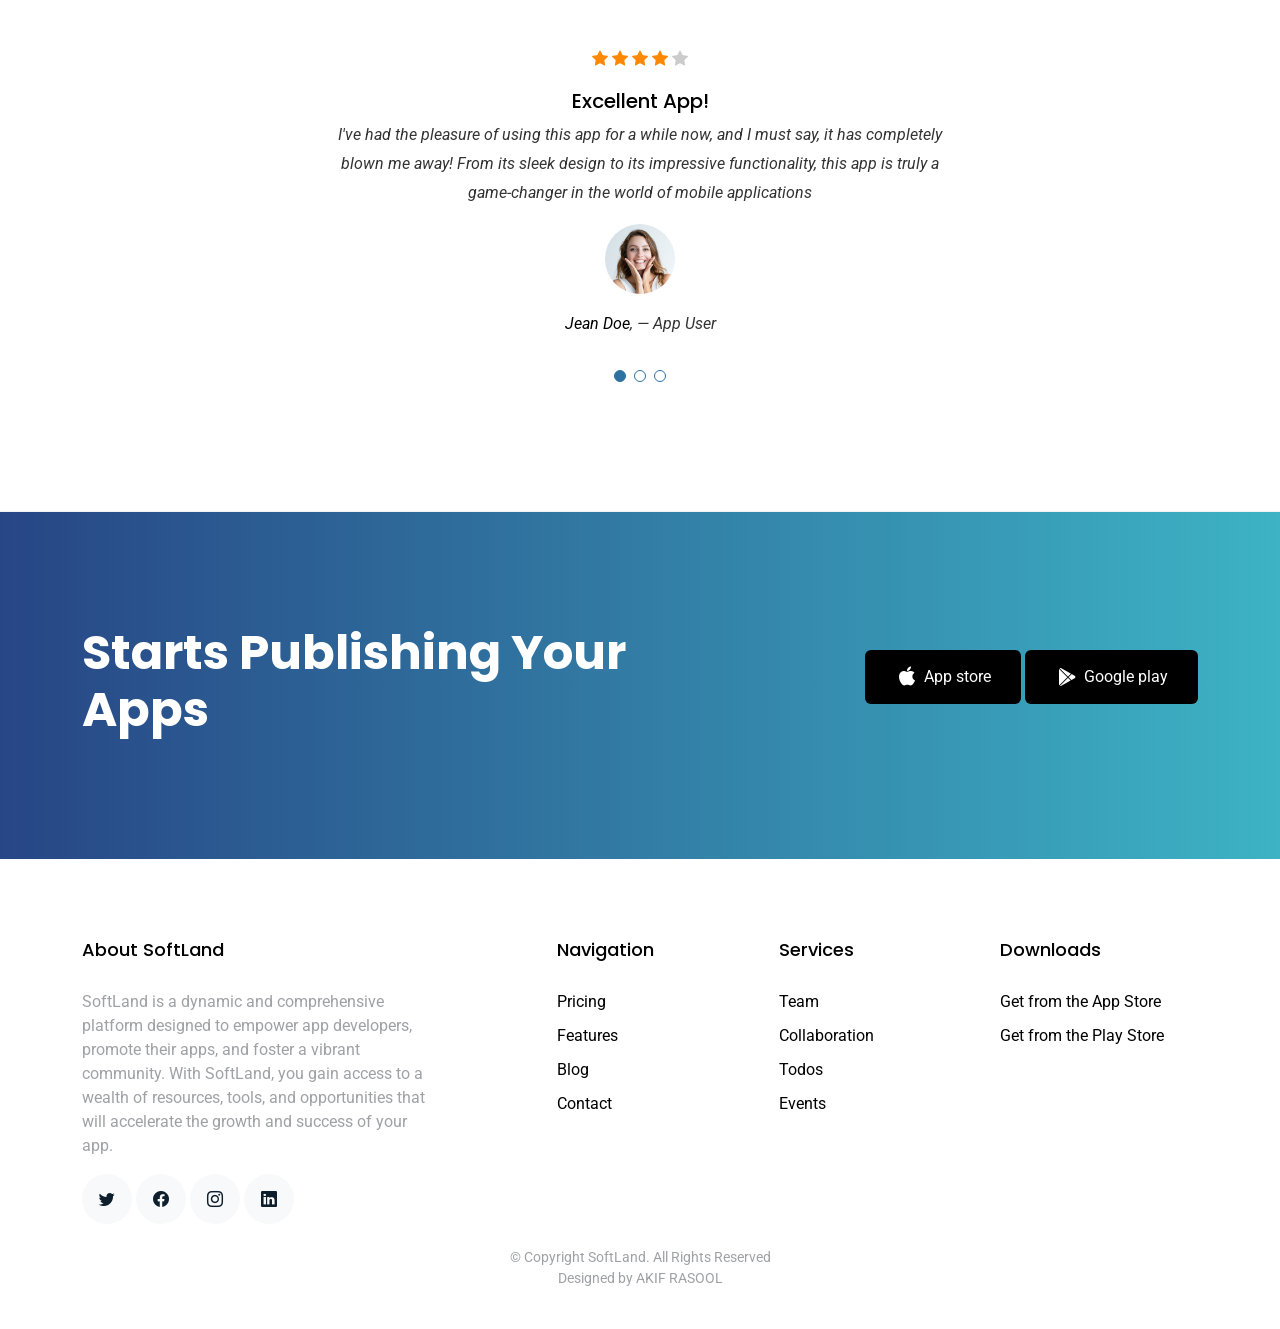
<file: contact.html>
<!DOCTYPE html>
<html lang="en">

<head>
  <meta charset="utf-8">
  <meta content="width=device-width, initial-scale=1.0" name="viewport">

  <title>SoftLand Contact</title>
  <meta content="" name="description">
  <meta content="" name="keywords">

  <!-- Favicons -->
  <link href="assets/img/favicon.png" rel="icon">
  <!-- <link href="assets/img/apple-touch-icon.png" rel="apple-touch-icon"> -->

  <!-- Google Fonts -->
  <link href="https://fonts.googleapis.com/css?family=Roboto:300,300i,400,400i,500,500i,600,600i,700,700i|Poppins:300,300i,400,400i,500,500i,600,600i,700,700i" rel="stylesheet">

  <!-- Vendor CSS Files -->
  <link href="assets/vendor/aos/aos.css" rel="stylesheet">
  <link href="assets/vendor/bootstrap/css/bootstrap.min.css" rel="stylesheet">
  <link href="assets/vendor/bootstrap-icons/bootstrap-icons.css" rel="stylesheet">
  <link href="assets/vendor/boxicons/css/boxicons.min.css" rel="stylesheet">
  <link href="assets/vendor/swiper/swiper-bundle.min.css" rel="stylesheet">

  <!-- Template Main CSS File -->
  <link href="assets/css/style.css" rel="stylesheet">

</head>

<body>

  <!-- ======= Header ======= -->
  <header id="header" class="fixed-top d-flex align-items-center">
    <div class="container d-flex justify-content-between align-items-center">

      <div class="logo">
        <h1><a href="index.html">SoftLand</a></h1>
        <!-- Uncomment below if you prefer to use an image logo -->
        <!-- <a href="index.html"><img src="assets/img/logo.png" alt="" class="img-fluid"></a>-->
      </div>

      <nav id="navbar" class="navbar">
        <ul>
          <li><a class="" href="index.html">Home</a></li>
          <li><a href="features.html">Features</a></li>
          <li><a href="pricing.html">Pricing</a></li>
          <li><a href="blog.html">Blog</a></li>
         
          <li><a class="active" href="contact.html">Contact Us</a></li>
        </ul>
        <i class="bi bi-list mobile-nav-toggle"></i>
      </nav><!-- .navbar -->

    </div>
  </header><!-- End Header -->

  <main id="main">

    <section class="hero-section inner-page">
      <div class="wave">

        <svg width="1920px" height="265px" viewBox="0 0 1920 265" version="1.1" xmlns="http://www.w3.org/2000/svg" xmlns:xlink="http://www.w3.org/1999/xlink">
          <g id="Page-1" stroke="none" stroke-width="1" fill="none" fill-rule="evenodd">
            <g id="Apple-TV" transform="translate(0.000000, -402.000000)" fill="#FFFFFF">
              <path d="M0,439.134243 C175.04074,464.89273 327.944386,477.771974 458.710937,477.771974 C654.860765,477.771974 870.645295,442.632362 1205.9828,410.192501 C1429.54114,388.565926 1667.54687,411.092417 1920,477.771974 L1920,667 L1017.15166,667 L0,667 L0,439.134243 Z" id="Path"></path>
            </g>
          </g>
        </svg>

      </div>

      <div class="container">
        <div class="row align-items-center">
          <div class="col-12">
            <div class="row justify-content-center">
              <div class="col-md-7 text-center hero-text">
                <h1 data-aos="fade-up" data-aos-delay="">Get in touch</h1>
                <p class="mb-5" data-aos="fade-up" data-aos-delay="100">We would love to hear from you and answer any questions or address any concerns you may have. Getting in touch with us is quick and easy.</p>
              </div>
            </div>
          </div>
        </div>
      </div>

    </section>

    <section class="section">
      <div class="container">
        <div class="row mb-5 align-items-end">
          <div class="col-md-6" data-aos="fade-up">

            <h2>Contact Form</h2>
            <p class="mb-0">The contact form on our website is the perfect avenue to get in touch with us effortlessly. We value your feedback, inquiries, and suggestions, and we are committed to providing exceptional customer service.</p>
          </div>

        </div>

        <div class="row">
          <div class="col-md-4 ms-auto order-2" data-aos="fade-up">
            <ul class="list-unstyled">
              <li class="mb-3">
                <strong class="d-block mb-1">Address</strong>
                <span>123 Main Street <br>
                  Multan, Pak 60000</span>
              </li>
              <li class="mb-3">
                <strong class="d-block mb-1">Phone</strong>
                <span>+92 309 569 9278</span>
              </li>
              <li class="mb-3">
                <strong class="d-block mb-1">Email</strong>
                <span>akifmalik5699@gmail.com</span>
              </li>
            </ul>
          </div>

          <div class="col-md-6 mb-5 mb-md-0" data-aos="fade-up">
            <form action="forms/contact.php" method="post" role="form" class="php-email-form">

              <div class="row">
                <div class="col-md-6 form-group">
                  <label for="name">Name</label>
                  <input type="text" name="name" class="form-control" id="name" required>
                </div>
                <div class="col-md-6 form-group mt-3 mt-md-0">
                  <label for="name">Email</label>
                  <input type="email" class="form-control" name="email" id="email" required>
                </div>
                <div class="col-md-12 form-group mt-3">
                  <label for="name">Subject</label>
                  <input type="text" class="form-control" name="subject" id="subject" required>
                </div>
                <div class="col-md-12 form-group mt-3">
                  <label for="name">Message</label>
                  <textarea class="form-control" name="message" required></textarea>
                </div>

                <div class="col-md-12 mb-3">
                  <div class="loading">Loading</div>
                  <div class="error-message"></div>
                  <div class="sent-message">Your message has been sent. Thank you!</div>
                </div>

                <div class="col-md-6 form-group">
                  <input type="submit" class="btn btn-primary d-block w-100" value="Send Message">
                </div>
              </div>

            </form>
          </div>

        </div>
      </div>
    </section>

    <!-- ======= Testimonials Section ======= -->
    <section class="section border-top border-bottom">
      <div class="container">
        <div class="row justify-content-center text-center mb-5">
          <div class="col-md-4">
            <h2 class="section-heading">Review From Our Users</h2>
          </div>
        </div>
        <div class="row justify-content-center text-center">
          <div class="col-md-7">

            <div class="testimonials-slider swiper" data-aos="fade-up" data-aos-delay="100">
              <div class="swiper-wrapper">

                <div class="swiper-slide">
                  <div class="review text-center">
                    <p class="stars">
                      <span class="bi bi-star-fill"></span>
                      <span class="bi bi-star-fill"></span>
                      <span class="bi bi-star-fill"></span>
                      <span class="bi bi-star-fill"></span>
                      <span class="bi bi-star-fill muted"></span>
                    </p>
                    <h3>Excellent App!</h3>
                    <blockquote>
                      <p>I've had the pleasure of using this app for a while now, and I must say, it has completely blown me away! From its sleek design to its impressive functionality, this app is truly a game-changer in the world of mobile applications</p>
                    </blockquote>

                    <p class="review-user">
                      <img src="assets/img/person_1.jpg" alt="Image" class="img-fluid rounded-circle mb-3">
                      <span class="d-block">
                        <span class="text-black">Jean Doe</span>, &mdash; App User
                      </span>
                    </p>

                  </div>
                </div><!-- End testimonial item -->

                <div class="swiper-slide">
                  <div class="review text-center">
                    <p class="stars">
                      <span class="bi bi-star-fill"></span>
                      <span class="bi bi-star-fill"></span>
                      <span class="bi bi-star-fill"></span>
                      <span class="bi bi-star-fill"></span>
                      <span class="bi bi-star-fill muted"></span>
                    </p>
                    <h3>This App is easy to use!</h3>
                    <blockquote>
                      <p>I recently started using SoftLand to promote my app, and I must say, it's been an absolute game-changer! This platform makes it incredibly easy to use and navigate, even for someone like me who is not tech-savvy.</p>
                    </blockquote>

                    <p class="review-user">
                      <img src="assets/img/person_2.jpg" alt="Image" class="img-fluid rounded-circle mb-3">
                      <span class="d-block">
                        <span class="text-black">Johan Smith</span>, &mdash; App User
                      </span>
                    </p>

                  </div>
                </div><!-- End testimonial item -->

                <div class="swiper-slide">
                  <div class="review text-center">
                    <p class="stars">
                      <span class="bi bi-star-fill"></span>
                      <span class="bi bi-star-fill"></span>
                      <span class="bi bi-star-fill"></span>
                      <span class="bi bi-star-fill"></span>
                      <span class="bi bi-star-fill muted"></span>
                    </p>
                    <h3>Awesome functionality!</h3>
                    <blockquote>
                      <p>I recently started using this app, and I must say, I am blown away by its awesome functionality. It has completely transformed the way I manage my tasks and stay organized.</p>
                    </blockquote>

                    <p class="review-user">
                      <img src="assets/img/person_3.jpg" alt="Image" class="img-fluid rounded-circle mb-3">
                      <span class="d-block">
                        <span class="text-black">Jean Thunberg</span>, &mdash; App User
                      </span>
                    </p>

                  </div>
                </div><!-- End testimonial item -->

              </div>
              <div class="swiper-pagination"></div>
            </div>
          </div>
        </div>
      </div>
    </section><!-- End Testimonials Section -->

    <!-- ======= CTA Section ======= -->
    <section class="section cta-section">
      <div class="container">
        <div class="row align-items-center">
          <div class="col-md-6 me-auto text-center text-md-start mb-5 mb-md-0">
            <h2>Starts Publishing Your Apps</h2>
          </div>
          <div class="col-md-5 text-center text-md-end">
            <p><a href="#" class="btn d-inline-flex align-items-center"><i class="bx bxl-apple"></i><span>App store</span></a> <a href="#" class="btn d-inline-flex align-items-center"><i class="bx bxl-play-store"></i><span>Google play</span></a></p>
          </div>
        </div>
      </div>
    </section><!-- End CTA Section -->

  </main><!-- End #main -->

  <!-- ======= Footer ======= -->
  <footer class="footer" role="contentinfo">
    <div class="container">
      <div class="row">
        <div class="col-md-4 mb-4 mb-md-0">
          <h3>About SoftLand</h3>
          <p>
            SoftLand is a dynamic and comprehensive platform designed to empower app developers, promote their apps, and foster a vibrant community. With SoftLand, you gain access to a wealth of resources, tools, and opportunities that will accelerate the growth and success of your app.</p>
          <p class="social">
            <a href="#"><span class="bi bi-twitter"></span></a>
            <a href="#"><span class="bi bi-facebook"></span></a>
            <a href="#"><span class="bi bi-instagram"></span></a>
            <a href="#"><span class="bi bi-linkedin"></span></a>
          </p>
        </div>
        <div class="col-md-7 ms-auto">
          <div class="row site-section pt-0">
            <div class="col-md-4 mb-4 mb-md-0">
              <h3>Navigation</h3>
              <ul class="list-unstyled">
                <li><a href="#">Pricing</a></li>
                <li><a href="#">Features</a></li>
                <li><a href="#">Blog</a></li>
                <li><a href="#">Contact</a></li>
              </ul>
            </div>
            <div class="col-md-4 mb-4 mb-md-0">
              <h3>Services</h3>
              <ul class="list-unstyled">
                <li><a href="#">Team</a></li>
                <li><a href="#">Collaboration</a></li>
                <li><a href="#">Todos</a></li>
                <li><a href="#">Events</a></li>
              </ul>
            </div>
            <div class="col-md-4 mb-4 mb-md-0">
              <h3>Downloads</h3>
              <ul class="list-unstyled">
                <li><a href="#">Get from the App Store</a></li>
                <li><a href="#">Get from the Play Store</a></li>
              </ul>
            </div>
          </div>
        </div>
      </div>

      <div class="row justify-content-center text-center">
        <div class="col-md-7">
          <p class="copyright">&copy; Copyright SoftLand. All Rights Reserved</p>
          <div class="credits">
           
            Designed by AKIF RASOOL
          </div>
        </div>
      </div>

    </div>
  </footer>

  <a href="#" class="back-to-top d-flex align-items-center justify-content-center"><i class="bi bi-arrow-up-short"></i></a>

  <!-- Vendor JS Files -->
  <script src="assets/vendor/aos/aos.js"></script>
  <script src="assets/vendor/bootstrap/js/bootstrap.bundle.min.js"></script>
  <script src="assets/vendor/swiper/swiper-bundle.min.js"></script>
  <script src="assets/vendor/php-email-form/validate.js"></script>

  <!-- Template Main JS File -->
  <script src="assets/js/main.js"></script>

</body>

</html>
</file>
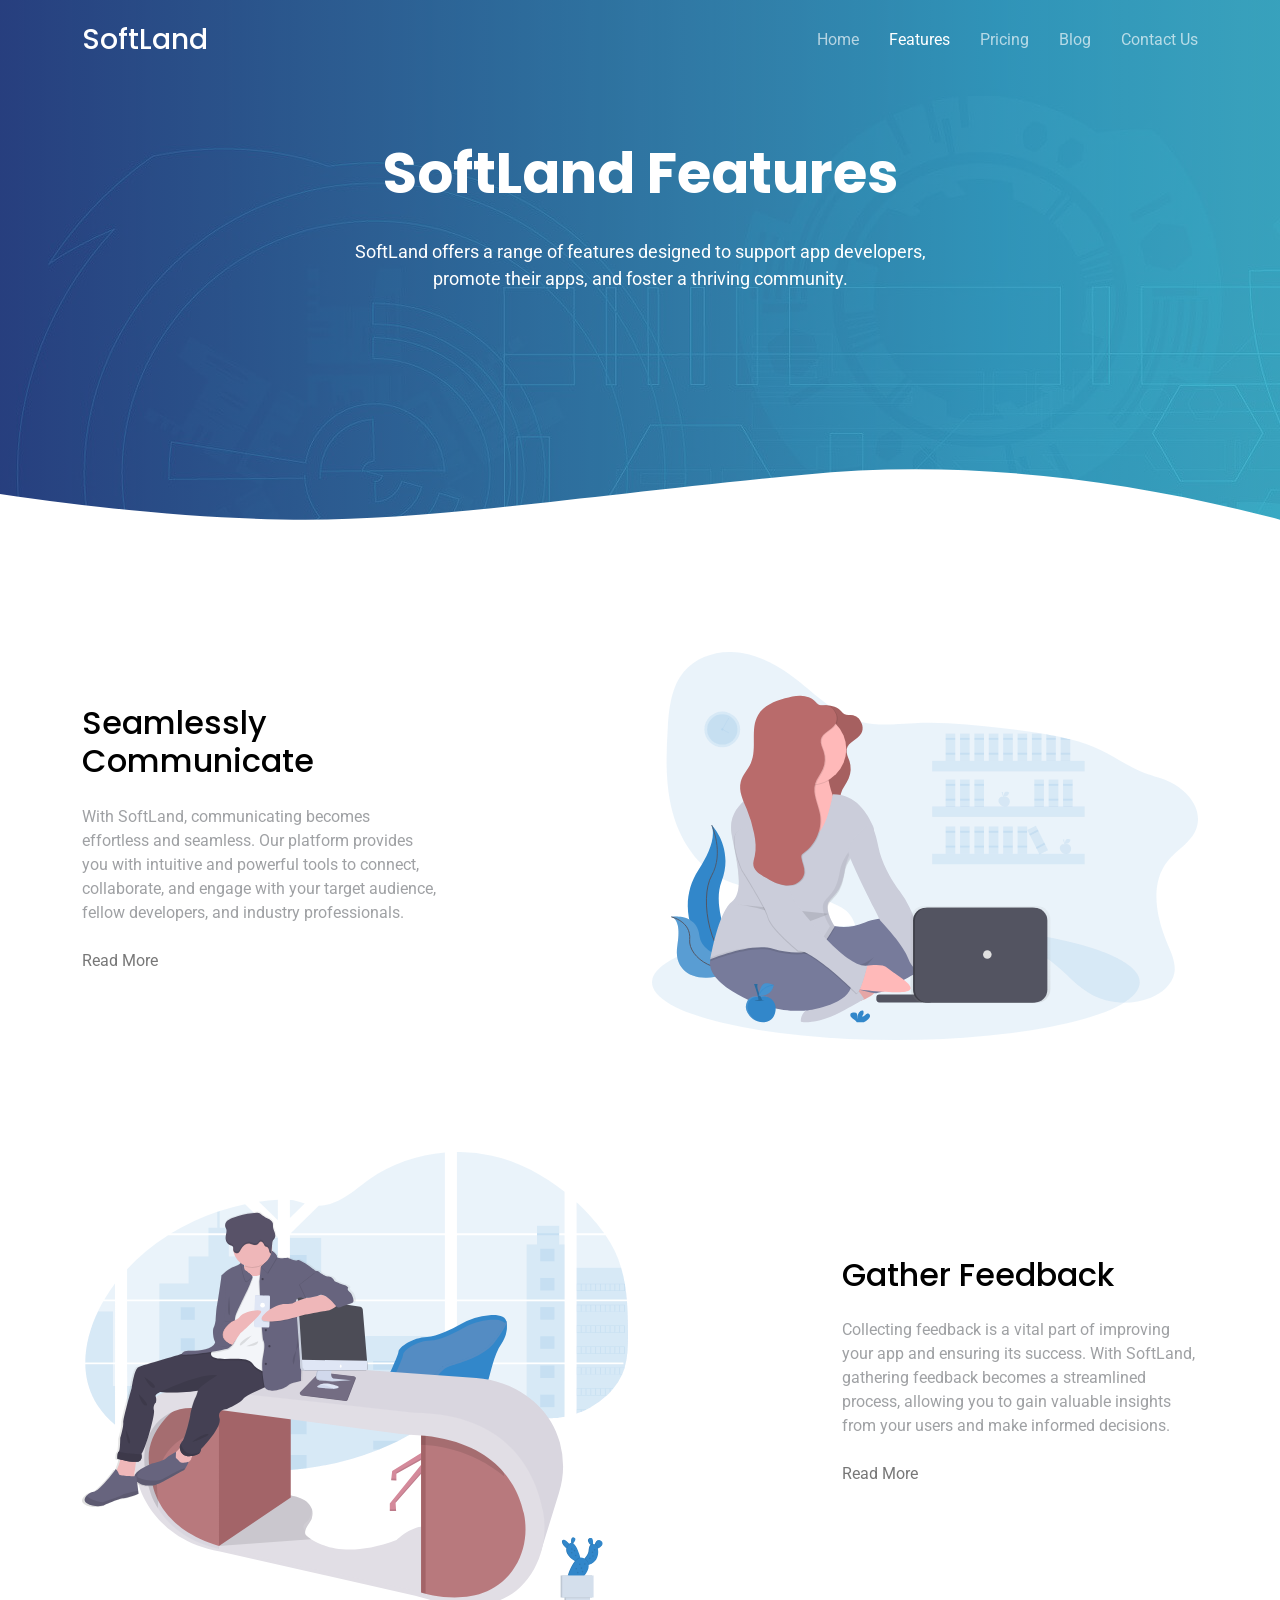
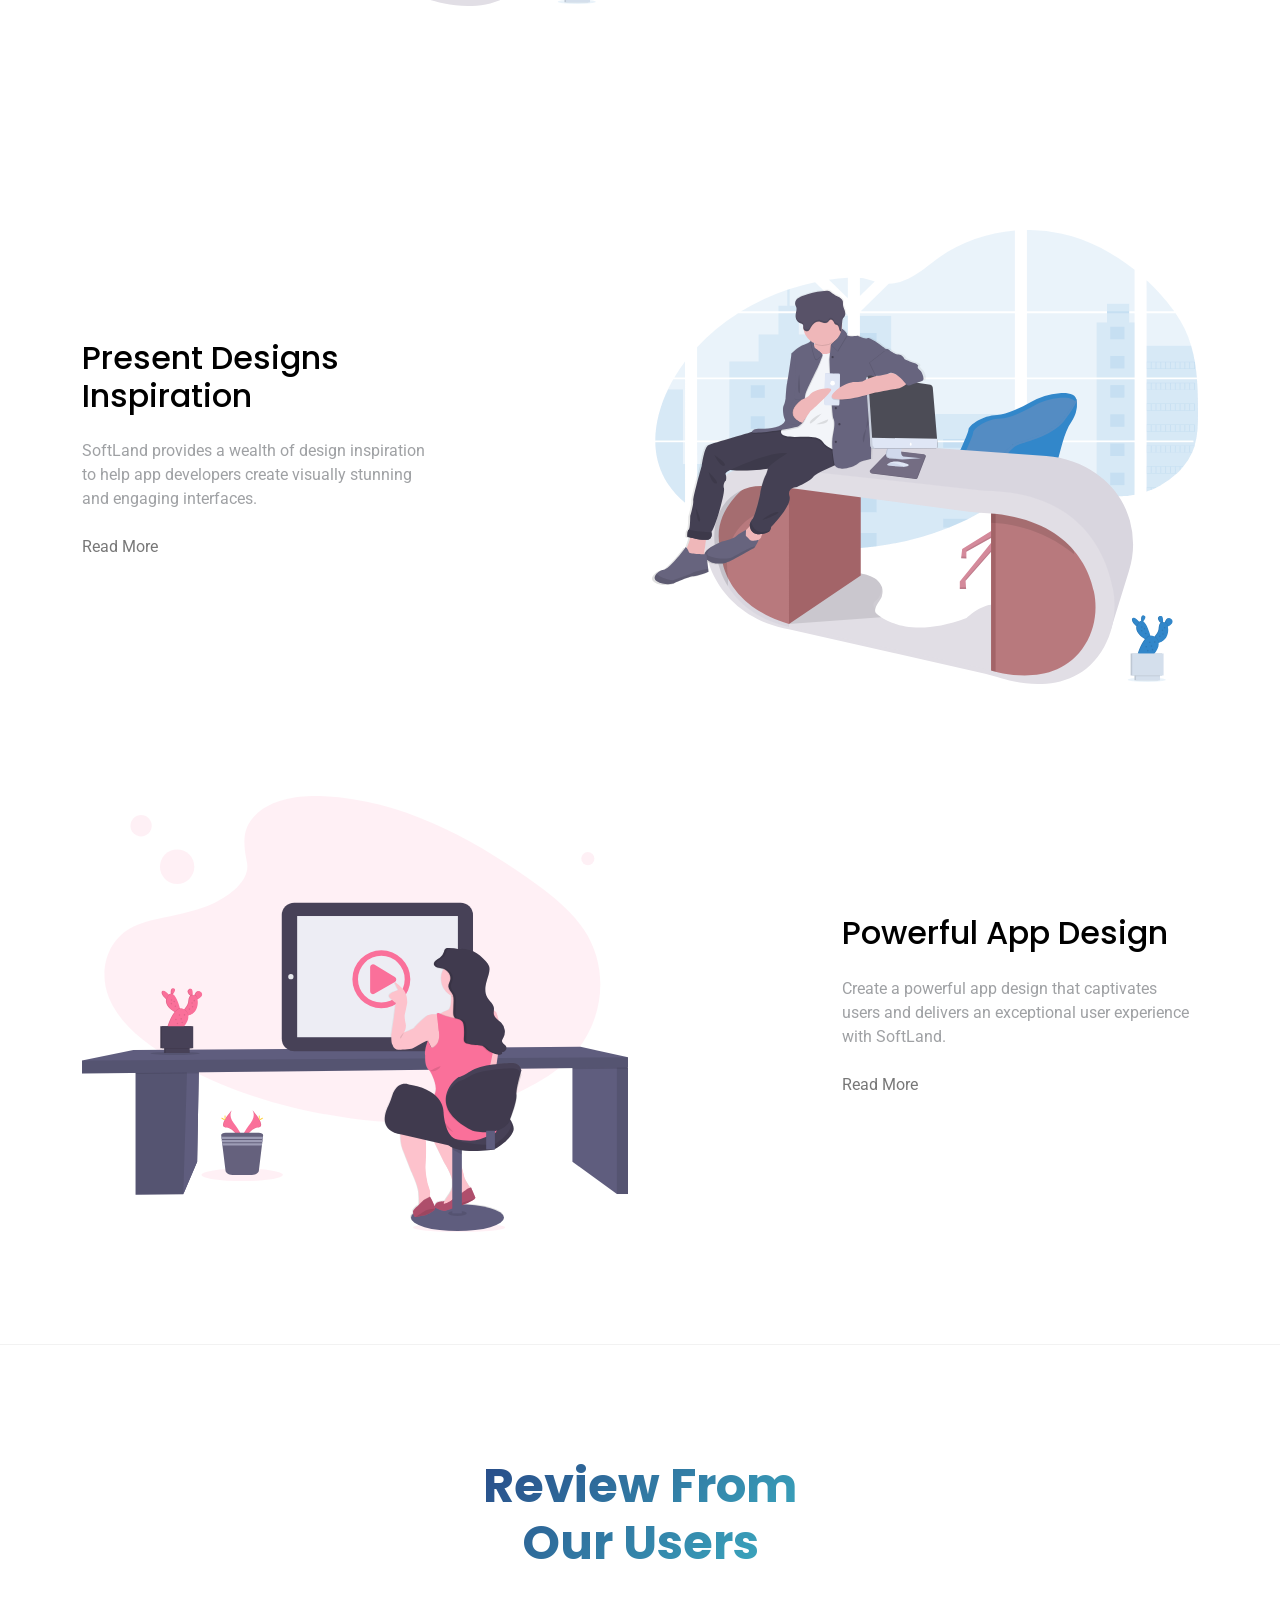
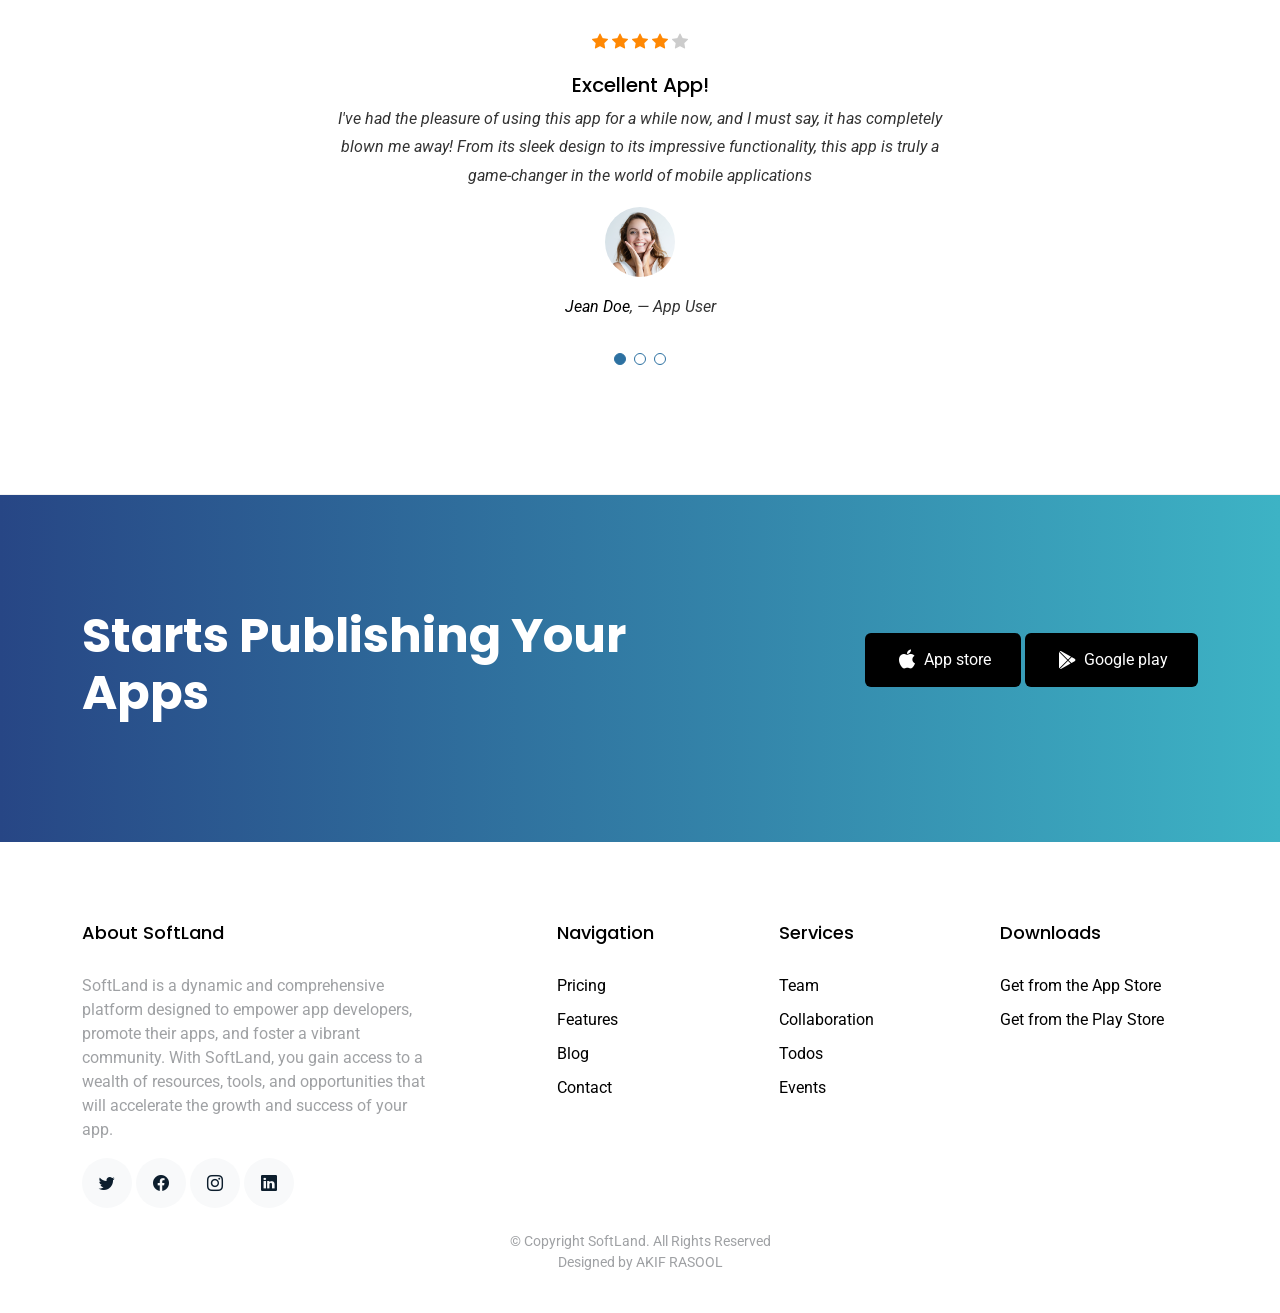
<file: features.html>
<!DOCTYPE html>
<html lang="en">

<head>
  <meta charset="utf-8">
  <meta content="width=device-width, initial-scale=1.0" name="viewport">

  <title>SoftLand - Features</title>
  <meta content="" name="description">
  <meta content="" name="keywords">

  <!-- Favicons -->
  <link href="assets/img/favicon.png" rel="icon">
  <!-- <link href="assets/img/apple-touch-icon.png" rel="apple-touch-icon"> -->

  <!-- Google Fonts -->
  <link href="https://fonts.googleapis.com/css?family=Roboto:300,300i,400,400i,500,500i,600,600i,700,700i|Poppins:300,300i,400,400i,500,500i,600,600i,700,700i" rel="stylesheet">

  <!-- Vendor CSS Files -->
  <link href="assets/vendor/aos/aos.css" rel="stylesheet">
  <link href="assets/vendor/bootstrap/css/bootstrap.min.css" rel="stylesheet">
  <link href="assets/vendor/bootstrap-icons/bootstrap-icons.css" rel="stylesheet">
  <link href="assets/vendor/boxicons/css/boxicons.min.css" rel="stylesheet">
  <link href="assets/vendor/swiper/swiper-bundle.min.css" rel="stylesheet">

  <!-- Template Main CSS File -->
  <link href="assets/css/style.css" rel="stylesheet">

</head>

<body>

  <!-- ======= Header ======= -->
  <header id="header" class="fixed-top d-flex align-items-center">
    <div class="container d-flex justify-content-between align-items-center">

      <div class="logo">
        <h1><a href="index.html">SoftLand</a></h1>
        <!-- Uncomment below if you prefer to use an image logo -->
        <!-- <a href="index.html"><img src="assets/img/logo.png" alt="" class="img-fluid"></a>-->
      </div>

      <nav id="navbar" class="navbar">
        <ul>
          <li><a class="" href="index.html">Home</a></li>
          <li><a class="active" href="features.html">Features</a></li>
          <li><a href="pricing.html">Pricing</a></li>
          <li><a href="blog.html">Blog</a></li>
          <li><a href="contact.html">Contact Us</a></li>
        </ul>
        <i class="bi bi-list mobile-nav-toggle"></i>
      </nav><!-- .navbar -->

    </div>
  </header><!-- End Header -->

  <main id="main">

    <!-- ======= Features Section ======= -->

    <section class="hero-section inner-page">
      <div class="wave">

        <svg width="1920px" height="265px" viewBox="0 0 1920 265" version="1.1" xmlns="http://www.w3.org/2000/svg" xmlns:xlink="http://www.w3.org/1999/xlink">
          <g id="Page-1" stroke="none" stroke-width="1" fill="none" fill-rule="evenodd">
            <g id="Apple-TV" transform="translate(0.000000, -402.000000)" fill="#FFFFFF">
              <path d="M0,439.134243 C175.04074,464.89273 327.944386,477.771974 458.710937,477.771974 C654.860765,477.771974 870.645295,442.632362 1205.9828,410.192501 C1429.54114,388.565926 1667.54687,411.092417 1920,477.771974 L1920,667 L1017.15166,667 L0,667 L0,439.134243 Z" id="Path"></path>
            </g>
          </g>
        </svg>

      </div>

      <div class="container">
        <div class="row align-items-center">
          <div class="col-12">
            <div class="row justify-content-center">
              <div class="col-md-7 text-center hero-text">
                <h1 data-aos="fade-up" data-aos-delay="">SoftLand Features</h1>
                <p class="mb-5" data-aos="fade-up" data-aos-delay="100">
                  SoftLand offers a range of features designed to support app developers, promote their apps, and foster a thriving community. </p>
              </div>
            </div>
          </div>
        </div>
      </div>

    </section>

    <section class="section pb-0">
      <div class="container">
        <div class="row align-items-center">
          <div class="col-md-4 me-auto">
            <h2 class="mb-4">Seamlessly Communicate</h2>
            <p class="mb-4">With SoftLand, communicating becomes effortless and seamless. Our platform provides you with intuitive and powerful tools to connect, collaborate, and engage with your target audience, fellow developers, and industry professionals.</p>
            <p><a href="#">Read More</a></p>
          </div>
          <div class="col-md-6" data-aos="fade-left">
            <img src="assets/img/undraw_svg_2.svg" alt="Image" class="img-fluid">
          </div>
        </div>
      </div>
    </section>

    <section class="section">
      <div class="container">
        <div class="row align-items-center">
          <div class="col-md-4 ms-auto order-2">
            <h2 class="mb-4">Gather Feedback</h2>
            <p class="mb-4">Collecting feedback is a vital part of improving your app and ensuring its success. With SoftLand, gathering feedback becomes a streamlined process, allowing you to gain valuable insights from your users and make informed decisions.</p>
            <p><a href="#">Read More</a></p>
          </div>
          <div class="col-md-6" data-aos="fade-right">
            <img src="assets/img/undraw_svg_3.svg" alt="Image" class="img-fluid">
          </div>
        </div>
      </div>
    </section>

    <section class="section pb-0">
      <div class="container">
        <div class="row align-items-center">
          <div class="col-md-4 me-auto">
            <h2 class="mb-4">Present Designs Inspiration</h2>
            <p class="mb-4">SoftLand provides a wealth of design inspiration to help app developers create visually stunning and engaging interfaces. </p>
            <p><a href="#">Read More</a></p>
          </div>
          <div class="col-md-6" data-aos="fade-left">
            <img src="assets/img/undraw_svg_3.svg" alt="Image" class="img-fluid">
          </div>
        </div>
      </div>
    </section>

    <section class="section">
      <div class="container">
        <div class="row align-items-center">
          <div class="col-md-4 ms-auto order-2">
            <h2 class="mb-4">Powerful App Design </h2>
            <p class="mb-4">Create a powerful app design that captivates users and delivers an exceptional user experience with SoftLand.</p>
            <p><a href="#">Read More</a></p>
          </div>
          <div class="col-md-6" data-aos="fade-right">
            <img src="assets/img/undraw_svg_4.svg" alt="Image" class="img-fluid">
          </div>
        </div>
      </div>
    </section>

    <!-- ======= Testimonials Section ======= -->
    <section class="section border-top border-bottom">
      <div class="container">
        <div class="row justify-content-center text-center mb-5">
          <div class="col-md-4">
            <h2 class="section-heading">Review From Our Users</h2>
          </div>
        </div>
        <div class="row justify-content-center text-center">
          <div class="col-md-7">

            <div class="testimonials-slider swiper" data-aos="fade-up" data-aos-delay="100">
              <div class="swiper-wrapper">

                <div class="swiper-slide">
                  <div class="review text-center">
                    <p class="stars">
                      <span class="bi bi-star-fill"></span>
                      <span class="bi bi-star-fill"></span>
                      <span class="bi bi-star-fill"></span>
                      <span class="bi bi-star-fill"></span>
                      <span class="bi bi-star-fill muted"></span>
                    </p>
                    <h3>Excellent App!</h3>
                    <blockquote>
                      <p>I've had the pleasure of using this app for a while now, and I must say, it has completely blown me away! From its sleek design to its impressive functionality, this app is truly a game-changer in the world of mobile applications</p>
                    </blockquote>

                    <p class="review-user">
                      <img src="assets/img/person_1.jpg" alt="Image" class="img-fluid rounded-circle mb-3">
                      <span class="d-block">
                        <span class="text-black">Jean Doe</span>, &mdash; App User
                      </span>
                    </p>

                  </div>
                </div><!-- End testimonial item -->

                <div class="swiper-slide">
                  <div class="review text-center">
                    <p class="stars">
                      <span class="bi bi-star-fill"></span>
                      <span class="bi bi-star-fill"></span>
                      <span class="bi bi-star-fill"></span>
                      <span class="bi bi-star-fill"></span>
                      <span class="bi bi-star-fill muted"></span>
                    </p>
                    <h3>This App is easy to use!</h3>
                    <blockquote>
                      <p>I recently started using SoftLand to promote my app, and I must say, it's been an absolute game-changer! This platform makes it incredibly easy to use and navigate, even for someone like me who is not tech-savvy.</p>
                    </blockquote>

                    <p class="review-user">
                      <img src="assets/img/person_2.jpg" alt="Image" class="img-fluid rounded-circle mb-3">
                      <span class="d-block">
                        <span class="text-black">Johan Smith</span>, &mdash; App User
                      </span>
                    </p>

                  </div>
                </div><!-- End testimonial item -->

                <div class="swiper-slide">
                  <div class="review text-center">
                    <p class="stars">
                      <span class="bi bi-star-fill"></span>
                      <span class="bi bi-star-fill"></span>
                      <span class="bi bi-star-fill"></span>
                      <span class="bi bi-star-fill"></span>
                      <span class="bi bi-star-fill muted"></span>
                    </p>
                    <h3>Awesome functionality!</h3>
                    <blockquote>
                      <p>I recently started using this app, and I must say, I am blown away by its awesome functionality. It has completely transformed the way I manage my tasks and stay organized.</p>
                    </blockquote>

                    <p class="review-user">
                      <img src="assets/img/person_3.jpg" alt="Image" class="img-fluid rounded-circle mb-3">
                      <span class="d-block">
                        <span class="text-black">Jean Thunberg</span>, &mdash; App User
                      </span>
                    </p>

                  </div>
                </div><!-- End testimonial item -->

              </div>
              <div class="swiper-pagination"></div>
            </div>
          </div>
        </div>
      </div>
    </section><!-- End Testimonials Section -->

    <!-- ======= CTA Section ======= -->
    <section class="section cta-section">
      <div class="container">
        <div class="row align-items-center">
          <div class="col-md-6 me-auto text-center text-md-start mb-5 mb-md-0">
            <h2>Starts Publishing Your Apps</h2>
          </div>
          <div class="col-md-5 text-center text-md-end">
            <p><a href="#" class="btn d-inline-flex align-items-center"><i class="bx bxl-apple"></i><span>App store</span></a> <a href="#" class="btn d-inline-flex align-items-center"><i class="bx bxl-play-store"></i><span>Google play</span></a></p>
          </div>
        </div>
      </div>
    </section><!-- End CTA Section -->

  </main><!-- End #main -->

  <!-- ======= Footer ======= -->
  <footer class="footer" role="contentinfo">
    <div class="container">
      <div class="row">
        <div class="col-md-4 mb-4 mb-md-0">
          <h3>About SoftLand</h3>
          <p>
            SoftLand is a dynamic and comprehensive platform designed to empower app developers, promote their apps, and foster a vibrant community. With SoftLand, you gain access to a wealth of resources, tools, and opportunities that will accelerate the growth and success of your app.</p>
          <p class="social">
            <a href="#"><span class="bi bi-twitter"></span></a>
            <a href="#"><span class="bi bi-facebook"></span></a>
            <a href="#"><span class="bi bi-instagram"></span></a>
            <a href="#"><span class="bi bi-linkedin"></span></a>
          </p>
        </div>
        <div class="col-md-7 ms-auto">
          <div class="row site-section pt-0">
            <div class="col-md-4 mb-4 mb-md-0">
              <h3>Navigation</h3>
              <ul class="list-unstyled">
                <li><a href="#">Pricing</a></li>
                <li><a href="#">Features</a></li>
                <li><a href="#">Blog</a></li>
                <li><a href="#">Contact</a></li>
              </ul>
            </div>
            <div class="col-md-4 mb-4 mb-md-0">
              <h3>Services</h3>
              <ul class="list-unstyled">
                <li><a href="#">Team</a></li>
                <li><a href="#">Collaboration</a></li>
                <li><a href="#">Todos</a></li>
                <li><a href="#">Events</a></li>
              </ul>
            </div>
            <div class="col-md-4 mb-4 mb-md-0">
              <h3>Downloads</h3>
              <ul class="list-unstyled">
                <li><a href="#">Get from the App Store</a></li>
                <li><a href="#">Get from the Play Store</a></li>
              </ul>
            </div>
          </div>
        </div>
      </div>

      <div class="row justify-content-center text-center">
        <div class="col-md-7">
          <p class="copyright">&copy; Copyright SoftLand. All Rights Reserved</p>
          <div class="credits">
           
            Designed by AKIF RASOOL
          </div>
        </div>
      </div>

    </div>
  </footer>

  <a href="#" class="back-to-top d-flex align-items-center justify-content-center"><i class="bi bi-arrow-up-short"></i></a>

  <!-- Vendor JS Files -->
  <script src="assets/vendor/aos/aos.js"></script>
  <script src="assets/vendor/bootstrap/js/bootstrap.bundle.min.js"></script>
  <script src="assets/vendor/swiper/swiper-bundle.min.js"></script>
  <script src="assets/vendor/php-email-form/validate.js"></script>

  <!-- Template Main JS File -->
  <script src="assets/js/main.js"></script>

</body>

</html>
</file>
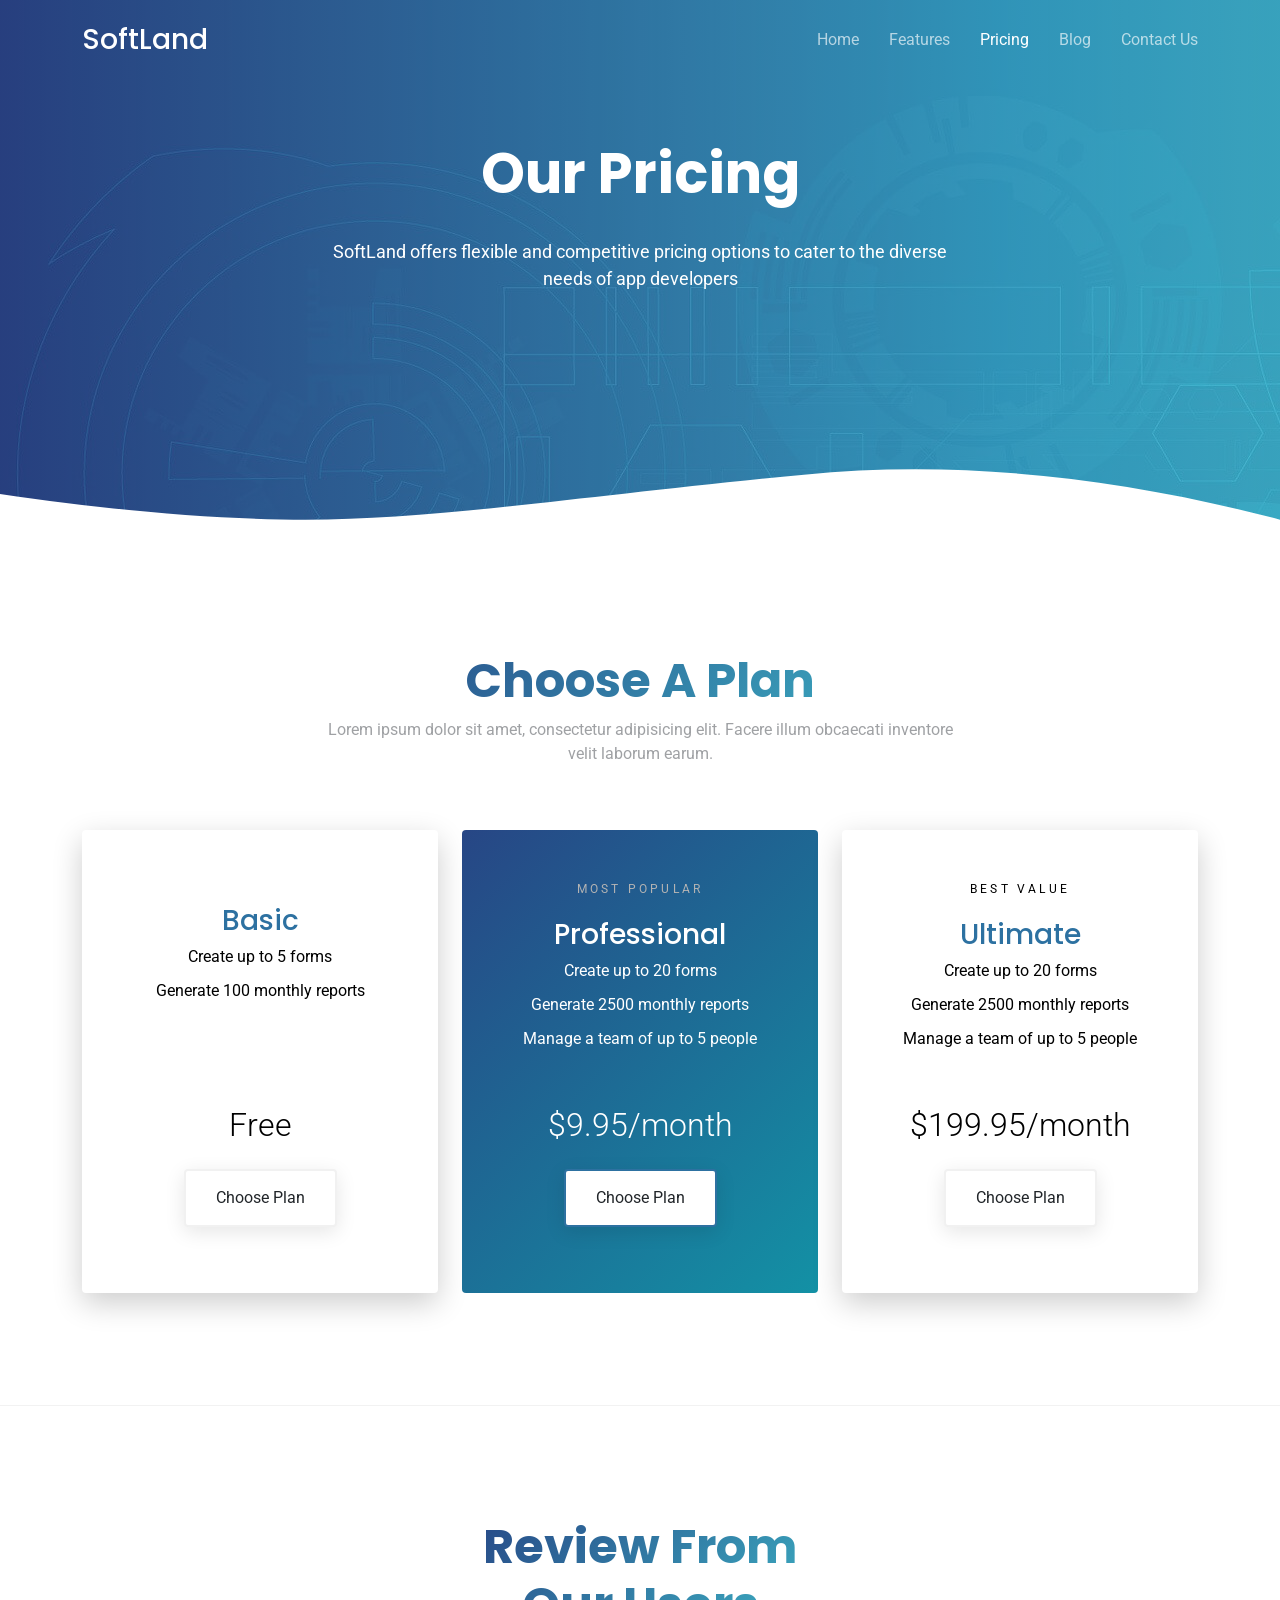
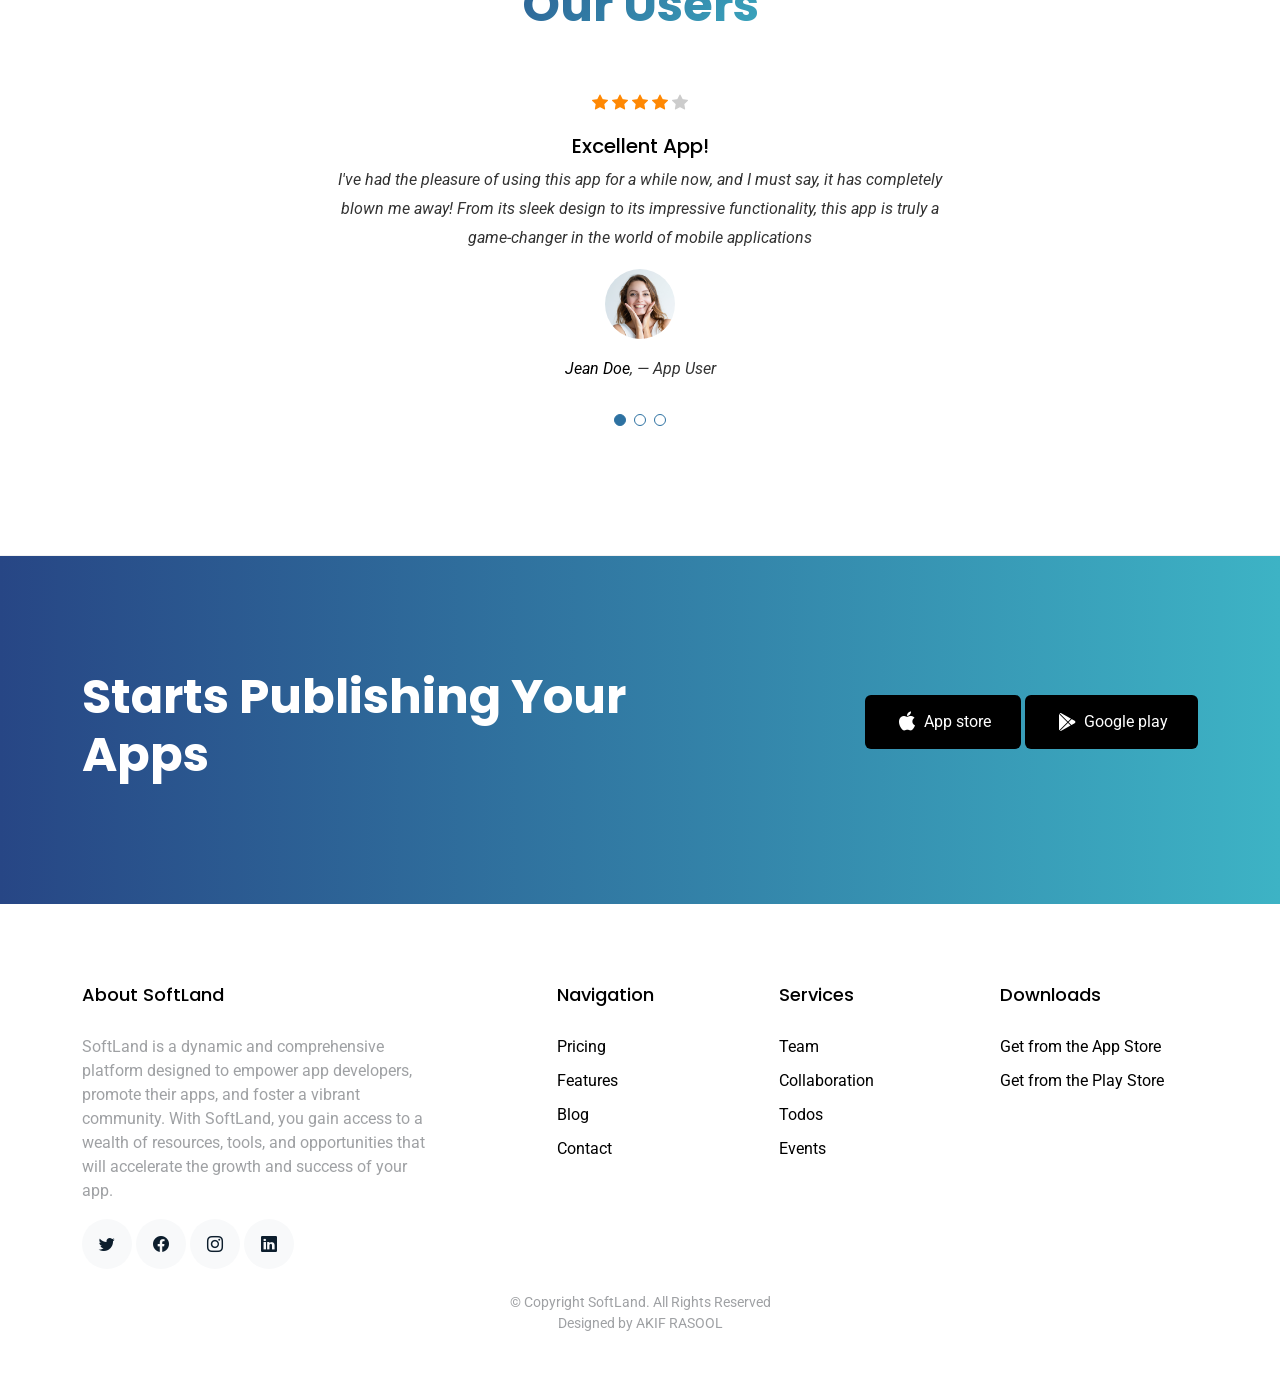
<file: pricing.html>
<!DOCTYPE html>
<html lang="en">

<head>
  <meta charset="utf-8">
  <meta content="width=device-width, initial-scale=1.0" name="viewport">

  <title>SoftLand - Pricing</title>
  <meta content="" name="description">
  <meta content="" name="keywords">

  <!-- Favicons -->
  <link href="assets/img/favicon.png" rel="icon">
  <!-- <link href="assets/img/apple-touch-icon.png" rel="apple-touch-icon"> -->

  <!-- Google Fonts -->
  <link href="https://fonts.googleapis.com/css?family=Roboto:300,300i,400,400i,500,500i,600,600i,700,700i|Poppins:300,300i,400,400i,500,500i,600,600i,700,700i" rel="stylesheet">

  <!-- Vendor CSS Files -->
  <link href="assets/vendor/aos/aos.css" rel="stylesheet">
  <link href="assets/vendor/bootstrap/css/bootstrap.min.css" rel="stylesheet">
  <link href="assets/vendor/bootstrap-icons/bootstrap-icons.css" rel="stylesheet">
  <link href="assets/vendor/boxicons/css/boxicons.min.css" rel="stylesheet">
  <link href="assets/vendor/swiper/swiper-bundle.min.css" rel="stylesheet">

  <!-- Template Main CSS File -->
  <link href="assets/css/style.css" rel="stylesheet">

</head>

<body>

  <!-- ======= Header ======= -->
  <header id="header" class="fixed-top d-flex align-items-center">
    <div class="container d-flex justify-content-between align-items-center">

      <div class="logo">
        <h1><a href="index.html">SoftLand</a></h1>
        <!-- Uncomment below if you prefer to use an image logo -->
        <!-- <a href="index.html"><img src="assets/img/logo.png" alt="" class="img-fluid"></a>-->
      </div>

      <nav id="navbar" class="navbar">
        <ul>
          <li><a class="" href="index.html">Home</a></li>
          <li><a href="features.html">Features</a></li>
          <li><a class="active" href="pricing.html">Pricing</a></li>
          <li><a href="blog.html">Blog</a></li>
         
          <li><a href="contact.html">Contact Us</a></li>
        </ul>
        <i class="bi bi-list mobile-nav-toggle"></i>
      </nav><!-- .navbar -->

    </div>
  </header><!-- End Header -->

  <main id="main">

    <!-- ======= FeatPricingures Section ======= -->
    <div class="hero-section inner-page">
      <div class="wave">

        <svg width="1920px" height="265px" viewBox="0 0 1920 265" version="1.1" xmlns="http://www.w3.org/2000/svg" xmlns:xlink="http://www.w3.org/1999/xlink">
          <g id="Page-1" stroke="none" stroke-width="1" fill="none" fill-rule="evenodd">
            <g id="Apple-TV" transform="translate(0.000000, -402.000000)" fill="#FFFFFF">
              <path d="M0,439.134243 C175.04074,464.89273 327.944386,477.771974 458.710937,477.771974 C654.860765,477.771974 870.645295,442.632362 1205.9828,410.192501 C1429.54114,388.565926 1667.54687,411.092417 1920,477.771974 L1920,667 L1017.15166,667 L0,667 L0,439.134243 Z" id="Path"></path>
            </g>
          </g>
        </svg>

      </div>

      <div class="container">
        <div class="row align-items-center">
          <div class="col-12">
            <div class="row justify-content-center">
              <div class="col-md-7 text-center hero-text">
                <h1 data-aos="fade-up" data-aos-delay="">Our Pricing</h1>
                <p class="mb-5" data-aos="fade-up" data-aos-delay="100">SoftLand offers flexible and competitive pricing options to cater to the diverse needs of app developers</p>
              </div>
            </div>
          </div>
        </div>
      </div>

    </div>

    <section class="section">
      <div class="container">

        <div class="row justify-content-center text-center">
          <div class="col-md-7 mb-5">
            <h2 class="section-heading">Choose A Plan</h2>
            <p>Lorem ipsum dolor sit amet, consectetur adipisicing elit. Facere illum obcaecati inventore velit laborum earum.</p>
          </div>
        </div>
        <div class="row align-items-stretch">

          <div class="col-lg-4 mb-4 mb-lg-0">
            <div class="pricing h-100 text-center">
              <span>&nbsp;</span>
              <h3>Basic</h3>
              <ul class="list-unstyled">
                <li>Create up to 5 forms</li>
                <li>Generate 100 monthly reports</li>
              </ul>
              <div class="price-cta">
                <strong class="price">Free</strong>
                <p><a href="#" class="btn btn-white">Choose Plan</a></p>
              </div>
            </div>
          </div>
          <div class="col-lg-4 mb-4 mb-lg-0">
            <div class="pricing h-100 text-center popular">
              <span class="popularity">Most Popular</span>
              <h3>Professional</h3>
              <ul class="list-unstyled">
                <li>Create up to 20 forms</li>
                <li>Generate 2500 monthly reports</li>
                <li>Manage a team of up to 5 people</li>
              </ul>
              <div class="price-cta">
                <strong class="price">$9.95/month</strong>
                <p><a href="#" class="btn btn-white">Choose Plan</a></p>
              </div>
            </div>
          </div>
          <div class="col-lg-4 mb-4 mb-lg-0">
            <div class="pricing h-100 text-center">
              <span class="popularity">Best Value</span>
              <h3>Ultimate</h3>
              <ul class="list-unstyled">
                <li>Create up to 20 forms</li>
                <li>Generate 2500 monthly reports</li>
                <li>Manage a team of up to 5 people</li>
              </ul>
              <div class="price-cta">
                <strong class="price">$199.95/month</strong>
                <p><a href="#" class="btn btn-white">Choose Plan</a></p>
              </div>
            </div>
          </div>
        </div>
      </div>
    </section>

    <!-- ======= Testimonials Section ======= -->
    <section class="section border-top border-bottom">
      <div class="container">
        <div class="row justify-content-center text-center mb-5">
          <div class="col-md-4">
            <h2 class="section-heading">Review From Our Users</h2>
          </div>
        </div>
        <div class="row justify-content-center text-center">
          <div class="col-md-7">

            <div class="testimonials-slider swiper" data-aos="fade-up" data-aos-delay="100">
              <div class="swiper-wrapper">

                <div class="swiper-slide">
                  <div class="review text-center">
                    <p class="stars">
                      <span class="bi bi-star-fill"></span>
                      <span class="bi bi-star-fill"></span>
                      <span class="bi bi-star-fill"></span>
                      <span class="bi bi-star-fill"></span>
                      <span class="bi bi-star-fill muted"></span>
                    </p>
                    <h3>Excellent App!</h3>
                    <blockquote>
                      <p>I've had the pleasure of using this app for a while now, and I must say, it has completely blown me away! From its sleek design to its impressive functionality, this app is truly a game-changer in the world of mobile applications</p>
                    </blockquote>

                    <p class="review-user">
                      <img src="assets/img/person_1.jpg" alt="Image" class="img-fluid rounded-circle mb-3">
                      <span class="d-block">
                        <span class="text-black">Jean Doe</span>, &mdash; App User
                      </span>
                    </p>

                  </div>
                </div><!-- End testimonial item -->

                <div class="swiper-slide">
                  <div class="review text-center">
                    <p class="stars">
                      <span class="bi bi-star-fill"></span>
                      <span class="bi bi-star-fill"></span>
                      <span class="bi bi-star-fill"></span>
                      <span class="bi bi-star-fill"></span>
                      <span class="bi bi-star-fill muted"></span>
                    </p>
                    <h3>This App is easy to use!</h3>
                    <blockquote>
                      <p>I recently started using SoftLand to promote my app, and I must say, it's been an absolute game-changer! This platform makes it incredibly easy to use and navigate, even for someone like me who is not tech-savvy.</p>
                    </blockquote>

                    <p class="review-user">
                      <img src="assets/img/person_2.jpg" alt="Image" class="img-fluid rounded-circle mb-3">
                      <span class="d-block">
                        <span class="text-black">Johan Smith</span>, &mdash; App User
                      </span>
                    </p>

                  </div>
                </div><!-- End testimonial item -->

                <div class="swiper-slide">
                  <div class="review text-center">
                    <p class="stars">
                      <span class="bi bi-star-fill"></span>
                      <span class="bi bi-star-fill"></span>
                      <span class="bi bi-star-fill"></span>
                      <span class="bi bi-star-fill"></span>
                      <span class="bi bi-star-fill muted"></span>
                    </p>
                    <h3>Awesome functionality!</h3>
                    <blockquote>
                      <p>I recently started using this app, and I must say, I am blown away by its awesome functionality. It has completely transformed the way I manage my tasks and stay organized.</p>
                    </blockquote>

                    <p class="review-user">
                      <img src="assets/img/person_3.jpg" alt="Image" class="img-fluid rounded-circle mb-3">
                      <span class="d-block">
                        <span class="text-black">Jean Thunberg</span>, &mdash; App User
                      </span>
                    </p>

                  </div>
                </div><!-- End testimonial item -->

              </div>
              <div class="swiper-pagination"></div>
            </div>
          </div>
        </div>
      </div>
    </section><!-- End Testimonials Section -->

    <!-- ======= CTA Section ======= -->
    <section class="section cta-section">
      <div class="container">
        <div class="row align-items-center">
          <div class="col-md-6 me-auto text-center text-md-start mb-5 mb-md-0">
            <h2>Starts Publishing Your Apps</h2>
          </div>
          <div class="col-md-5 text-center text-md-end">
            <p><a href="#" class="btn d-inline-flex align-items-center"><i class="bx bxl-apple"></i><span>App store</span></a> <a href="#" class="btn d-inline-flex align-items-center"><i class="bx bxl-play-store"></i><span>Google play</span></a></p>
          </div>
        </div>
      </div>
    </section><!-- End CTA Section -->

  </main><!-- End #main -->

  <!-- ======= Footer ======= -->
  <footer class="footer" role="contentinfo">
    <div class="container">
      <div class="row">
        <div class="col-md-4 mb-4 mb-md-0">
          <h3>About SoftLand</h3>
          <p>
            SoftLand is a dynamic and comprehensive platform designed to empower app developers, promote their apps, and foster a vibrant community. With SoftLand, you gain access to a wealth of resources, tools, and opportunities that will accelerate the growth and success of your app.</p>
          <p class="social">
            <a href="#"><span class="bi bi-twitter"></span></a>
            <a href="#"><span class="bi bi-facebook"></span></a>
            <a href="#"><span class="bi bi-instagram"></span></a>
            <a href="#"><span class="bi bi-linkedin"></span></a>
          </p>
        </div>
        <div class="col-md-7 ms-auto">
          <div class="row site-section pt-0">
            <div class="col-md-4 mb-4 mb-md-0">
              <h3>Navigation</h3>
              <ul class="list-unstyled">
                <li><a href="#">Pricing</a></li>
                <li><a href="#">Features</a></li>
                <li><a href="#">Blog</a></li>
                <li><a href="#">Contact</a></li>
              </ul>
            </div>
            <div class="col-md-4 mb-4 mb-md-0">
              <h3>Services</h3>
              <ul class="list-unstyled">
                <li><a href="#">Team</a></li>
                <li><a href="#">Collaboration</a></li>
                <li><a href="#">Todos</a></li>
                <li><a href="#">Events</a></li>
              </ul>
            </div>
            <div class="col-md-4 mb-4 mb-md-0">
              <h3>Downloads</h3>
              <ul class="list-unstyled">
                <li><a href="#">Get from the App Store</a></li>
                <li><a href="#">Get from the Play Store</a></li>
              </ul>
            </div>
          </div>
        </div>
      </div>

      <div class="row justify-content-center text-center">
        <div class="col-md-7">
          <p class="copyright">&copy; Copyright SoftLand. All Rights Reserved</p>
          <div class="credits">
           
            Designed by AKIF RASOOL
          </div>
        </div>
      </div>

    </div>
  </footer>

  <a href="#" class="back-to-top d-flex align-items-center justify-content-center"><i class="bi bi-arrow-up-short"></i></a>

  <!-- Vendor JS Files -->
  <script src="assets/vendor/aos/aos.js"></script>
  <script src="assets/vendor/bootstrap/js/bootstrap.bundle.min.js"></script>
  <script src="assets/vendor/swiper/swiper-bundle.min.js"></script>
  <script src="assets/vendor/php-email-form/validate.js"></script>

  <!-- Template Main JS File -->
  <script src="assets/js/main.js"></script>

</body>

</html>
</file>
<file: assets/css/style.css>
/*--------------------------------------------------------------
# General
--------------------------------------------------------------*/
html {
  overflow-x: hidden;
}

body {
  font-family: "Roboto", sans-serif;
  color: #9fa1a4;
  line-height: 1.5;
}

a {
  color: #777;
  text-decoration: none;
  transition: 0.3s all ease;
}

a:hover {
  color: #000;
}

h1,
h2,
h3,
h4,
h5,
h6,
.font-heading {
  font-family: "Poppins", sans-serif;
  color: #000;
}

.container {
  z-index: 2;
  position: relative;
}

.text-black {
  color: #000 !important;
}

.text-primary {
  color: #2d71a1 !important;
}

.border-top {
  border-top: 1px solid #f2f2f2 !important;
}

.border-bottom {
  border-bottom: 1px solid #f2f2f2 !important;
}

figure figcaption {
  margin-top: 0.5rem;
  font-style: italic;
  font-size: 0.8rem;
}

section {
  overflow: hidden;
}

.section {
  padding: 7rem 0;
}

.section-heading {
  font-size: 3rem;
  font-weight: 700;
  background: linear-gradient(-45deg, #3db3c5, #274685);
  -webkit-background-clip: text;
  -webkit-text-fill-color: transparent;
}

/*--------------------------------------------------------------
# Back to top button
--------------------------------------------------------------*/
.back-to-top {
  position: fixed;
  visibility: hidden;
  opacity: 0;
  right: 15px;
  bottom: 15px;
  z-index: 996;
  background: #2d71a1;
  width: 40px;
  height: 40px;
  border-radius: 50px;
  transition: all 0.4s;
}

.back-to-top i {
  font-size: 28px;
  color: #fff;
  line-height: 0;
}

.back-to-top:hover {
  background: #3687c1;
  color: #fff;
}

.back-to-top.active {
  visibility: visible;
  opacity: 1;
}

/* Default btn sre-tyling */
.btn {
  border: none;
  padding: 15px 30px !important;
}

.btn.btn-outline-white {
  border: 2px solid #fff;
  background: none;
  color: #fff;
}

.btn.btn-outline-white:hover {
  background: #fff;
  color: #2d71a1;
}

.btn.btn-primary {
  background: #2d71a1;
  background: linear-gradient(-45deg, #1391a5, #274685);
  color: #fff;
  box-shadow: 0 10px 30px 0 rgba(0, 0, 0, 0.15);
}

/* Feature 1 */
.feature-1 .wrap-icon {
  margin: 0 auto;
  height: 100px;
  width: 100px;
  border-radius: 50%;
  position: relative;
  margin-bottom: 30px;
  box-shadow: 0 15px 30px 0 rgba(0, 0, 0, 0.2);
  display: inline-flex;
  align-items: center;
  justify-content: center;
}

.feature-1 .wrap-icon.icon-1 {
  background: linear-gradient(-45deg, #3b87bd, #2d71a2);
}

.feature-1 .wrap-icon i {
  font-size: 40px;
  line-height: 0;
  color: #fff;
}

.feature-1 h3 {
  font-size: 20px;
}

.feature-1 p {
  color: #b1b1b1;
}

/* Step */
.step {
  box-shadow: 0 10px 30px -5px rgba(0, 0, 0, 0.1);
  background: #fff;
  padding: 40px;
}

.step .number {
  background: linear-gradient(-45deg, #1391a5, #274685);
  -webkit-background-clip: text;
  -webkit-text-fill-color: transparent;
  font-weight: 700;
  letter-spacing: 0.2rem;
  margin-bottom: 10px;
  display: block;
}

.step p:last-child {
  margin-bottom: 0px;
}

/* Review */
.review h3 {
  font-size: 20px;
}

.review p {
  line-height: 1.8;
  font-style: italic;
  color: #333333;
}

.review .stars span {
  color: #FF8803;
}

.review .stars .muted {
  color: #ccc;
}

.review .review-user img {
  width: 70px;
  margin: 0 auto;
}

/* Testimonial Carousel */
.testimonials-slider .swiper-pagination {
  margin-top: 20px;
  position: relative;
}

.testimonials-slider .swiper-pagination .swiper-pagination-bullet {
  width: 12px;
  height: 12px;
  background-color: #fff;
  opacity: 1;
  border: 1px solid #2d71a1;
}

.testimonials-slider .swiper-pagination .swiper-pagination-bullet-active {
  background-color: #2d71a1;
}

/* Pricing */
.pricing {
  padding: 50px;
  background: linear-gradient(-45deg, #1391a5, #274685);
  color: #fff;
  padding-bottom: 12rem !important;
  position: relative;
  border-radius: 4px;
  color: #000000;
  background: #fff;
  box-shadow: 0 10px 30px 0 rgba(0, 0, 0, 0.2);
}

.pricing h3 {
  color: #2d71a1;
}

.pricing .price-cta {
  text-decoration: none;
  position: absolute;
  bottom: 50px;
  width: 100%;
  text-align: center;
  left: 0;
}

.pricing .price-cta .price {
  display: block;
  margin-bottom: 20px;
  font-size: 2rem;
  font-weight: 300;
}

.pricing .popularity {
  text-transform: uppercase;
  font-size: 12px;
  letter-spacing: 0.2rem;
  display: block;
  margin-bottom: 20px;
}

.pricing ul {
  margin-bottom: 50px;
}

.pricing ul li {
  margin-bottom: 10px;
}

.pricing .btn-white {
  background: #fff;
  border: 2px solid rgb(241, 241, 241);
  border-radius: 4px;
  box-shadow: 0 5px 20px 0 rgba(0, 0, 0, 0.1);
}

.pricing .btn-white:hover {
  color: #2d71a1;
}

.pricing.popular {
  background: #fff;
  box-shadow: 0 10px 30px 0 rgba(0, 0, 0, 0.2);
  color: #000000;
  background: linear-gradient(-45deg, #1391a5, #274685);
  color: #fff;
  box-shadow: none;
}

.pricing.popular .popularity {
  color: #b3b3b3;
}

.pricing.popular h3 {
  color: #fff;
  background: none;
}

.pricing.popular .btn-white {
  border: 2px solid #2d71a1;
}

/* CTA Section */
.cta-section {
  background: linear-gradient(to right, rgb(39, 70, 133) 0%, rgb(61, 179, 197) 100%);
  color: #fff;
}

.cta-section h2 {
  color: #fff;
  font-size: 3rem;
  font-weight: 700;
}

@media screen and (max-width: 768px) {
  .cta-section h2 {
    font-size: 2rem;
  }
}

.cta-section .btn {
  background: #000000;
  color: #fff;
}

.cta-section .btn i {
  margin-right: 5px;
  font-size: 24px;
  line-height: 0;
}

/* Contact Form */
.form-control {
  height: 48px;
  border-radius: 0;
  border: 1px solid #dae0e5;
}

.form-control:active,
.form-control:focus {
  outline: none;
  box-shadow: none;
  border: 1px solid #2d71a1;
}

.php-email-form .validate {
  display: none;
  color: red;
  margin: 0 0 15px 0;
  font-weight: 400;
  font-size: 13px;
}

.php-email-form .error-message {
  display: none;
  color: #fff;
  background: #ed3c0d;
  text-align: left;
  padding: 15px;
  font-weight: 600;
}

.php-email-form .error-message br+br {
  margin-top: 25px;
}

.php-email-form .sent-message {
  display: none;
  color: #fff;
  background: #18d26e;
  text-align: center;
  padding: 15px;
  font-weight: 600;
}

.php-email-form .loading {
  display: none;
  background: #fff;
  text-align: center;
  padding: 15px;
}

.php-email-form .loading:before {
  content: "";
  display: inline-block;
  border-radius: 50%;
  width: 24px;
  height: 24px;
  margin: 0 10px -6px 0;
  border: 3px solid #18d26e;
  border-top-color: #eee;
  animation: animate-loading 1s linear infinite;
}

.php-email-form textarea {
  min-height: 160px;
}

@keyframes animate-loading {
  0% {
    transform: rotate(0deg);
  }

  100% {
    transform: rotate(360deg);
  }
}

/* Blog */
.post-entry {
  margin-bottom: 60px;
}

.post-entry .post-text .post-meta {
  text-decoration: none;
  color: #ccc;
  font-size: 13px;
  display: block;
  margin-bottom: 10px;
}

.post-entry .post-text h3 {
  font-size: 20px;
  color: #000000;
}

.post-entry .post-text h3 a {
  text-decoration: none;
  color: #000000;
}

.post-entry .post-text h3 a:hover {
  text-decoration: none;
  color: #2d71a1;
}

.post-entry .post-text .readmore {
  color: #2d71a1;
}

.sidebar-box {
  margin-bottom: 30px;
  padding: 25px;
  font-size: 15px;
  width: 100%;
  float: left;
  background: #fff;
}

.sidebar-box *:last-child {
  margin-bottom: 0;
}

.sidebar-box h3 {
  font-size: 18px;
  margin-bottom: 15px;
}

.categories li,
.sidelink li {
  position: relative;
  margin-bottom: 10px;
  padding-bottom: 10px;
  border-bottom: 1px dotted gray("300");
  list-style: none;
}

.categories li:last-child,
.sidelink li:last-child {
  margin-bottom: 0;
  border-bottom: none;
  padding-bottom: 0;
}

.categories li a,
.sidelink li a {
  text-decoration: none;
  display: block;
}

.categories li a span,
.sidelink li a span {
  position: absolute;
  right: 0;
  top: 0;
  color: #ccc;
}

.categories li.active a,
.sidelink li.active a {
  text-decoration: none;
  color: #000000;
  font-style: italic;
}

.comment-form-wrap {
  clear: both;
}

.comment-list {
  padding: 0;
  margin: 0;
}

.comment-list .children {
  padding: 50px 0 0 40px;
  margin: 0;
  float: left;
  width: 100%;
}

.comment-list li {
  padding: 0;
  margin: 0 0 30px 0;
  float: left;
  width: 100%;
  clear: both;
  list-style: none;
}

.comment-list li .vcard {
  width: 80px;
  float: left;
}

.comment-list li .vcard img {
  width: 50px;
  border-radius: 50%;
}

.comment-list li .comment-body {
  float: right;
  width: calc(100% - 80px);
}

.comment-list li .comment-body h3 {
  font-size: 20px;
}

.comment-list li .comment-body .meta {
  text-decoration: none;
  text-transform: uppercase;
  font-size: 13px;
  letter-spacing: 0.1em;
  color: #ccc;
}

.comment-list li .comment-body .reply {
  padding: 5px 10px;
  background: #e6e6e6;
  color: #000000;
  text-transform: uppercase;
  font-size: 14px;
}

.comment-list li .comment-body .reply:hover {
  color: #000000;
  background: #e3e3e3;
}

.search-form {
  background: #f7f7f7;
  padding: 10px;
}

.search-form .form-group {
  position: relative;
}

.search-form .form-group input {
  padding-right: 50px;
}

.search-form .icon {
  position: absolute;
  top: 50%;
  right: 20px;
  transform: translateY(-50%);
}

/*--------------------------------------------------------------
# Header
--------------------------------------------------------------*/
#header {
  height: 80px;
  transition: all 0.5s;
  z-index: 997;
  transition: all 0.5s;
}

#header.header-scrolled {
  background: rgba(39, 70, 133, 0.8);
  height: 60px;
}

#header .logo h1 {
  font-size: 28px;
  margin: 0;
  padding: 4px 0;
  line-height: 1;
  font-weight: 500;
}

#header .logo h1 a,
#header .logo h1 a:hover {
  color: #fff;
  text-decoration: none;
}

#header .logo img {
  padding: 0;
  margin: 0;
  max-height: 40px;
}

/*--------------------------------------------------------------
# Navigation Menu
--------------------------------------------------------------*/
/**
* Desktop Navigation 
*/
.navbar {
  padding: 0;
}

.navbar ul {
  margin: 0;
  padding: 0;
  display: flex;
  list-style: none;
  align-items: center;
}

.navbar li {
  position: relative;
}

.navbar a,
.navbar a:focus {
  display: flex;
  align-items: center;
  justify-content: space-between;
  padding: 10px 0 10px 30px;
  font-size: 16px;
  font-weight: 400;
  color: rgba(255, 255, 255, 0.65);
  white-space: nowrap;
  transition: 0.3s;
}

.navbar a i,
.navbar a:focus i {
  font-size: 12px;
  line-height: 0;
  margin-left: 5px;
}

.navbar a:hover,
.navbar .active,
.navbar .active:focus,
.navbar li:hover>a {
  color: #fff;
}

.navbar .dropdown ul {
  display: block;
  position: absolute;
  left: 14px;
  top: calc(100% + 30px);
  margin: 0;
  padding: 10px 0;
  z-index: 99;
  opacity: 0;
  visibility: hidden;
  background: #fff;
  box-shadow: 0px 0px 30px rgba(127, 137, 161, 0.25);
  transition: 0.3s;
  border-radius: 4px;
}

.navbar .dropdown ul li {
  min-width: 200px;
}

.navbar .dropdown ul a {
  padding: 10px 20px;
  font-size: 15px;
  color: #101c36;
}

.navbar .dropdown ul a i {
  font-size: 12px;
}

.navbar .dropdown ul a:hover,
.navbar .dropdown ul .active:hover,
.navbar .dropdown ul li:hover>a {
  color: #2d71a1;
}

.navbar .dropdown:hover>ul {
  opacity: 1;
  top: 100%;
  visibility: visible;
}

.navbar .dropdown .dropdown ul {
  top: 0;
  left: calc(100% - 30px);
  visibility: hidden;
}

.navbar .dropdown .dropdown:hover>ul {
  opacity: 1;
  top: 0;
  left: 100%;
  visibility: visible;
}

@media (max-width: 1366px) {
  .navbar .dropdown .dropdown ul {
    left: -90%;
  }

  .navbar .dropdown .dropdown:hover>ul {
    left: -100%;
  }
}

/**
* Mobile Navigation 
*/
.mobile-nav-toggle {
  color: #fff;
  font-size: 28px;
  cursor: pointer;
  display: none;
  line-height: 0;
  transition: 0.5s;
}

@media (max-width: 991px) {
  .mobile-nav-toggle {
    display: block;
  }

  .navbar ul {
    display: none;
  }
}

.navbar-mobile {
  position: fixed;
  overflow: hidden;
  top: 0;
  right: 0;
  left: 0;
  bottom: 0;
  background: rgba(27, 49, 94, 0.9);
  transition: 0.3s;
  z-index: 999;
}

.navbar-mobile .mobile-nav-toggle {
  position: absolute;
  top: 15px;
  right: 15px;
}

.navbar-mobile ul {
  display: block;
  position: absolute;
  top: 55px;
  right: 15px;
  bottom: 15px;
  left: 15px;
  padding: 10px 0;
  border-radius: 10px;
  background-color: #fff;
  overflow-y: auto;
  transition: 0.3s;
}

.navbar-mobile a,
.navbar-mobile a:focus {
  padding: 10px 20px;
  font-size: 15px;
  color: #101c36;
}

.navbar-mobile a:hover,
.navbar-mobile .active,
.navbar-mobile li:hover>a {
  color: #2d71a1;
}

.navbar-mobile .dropdown ul {
  position: static;
  display: none;
  margin: 10px 20px;
  padding: 10px 0;
  z-index: 99;
  opacity: 1;
  visibility: visible;
  background: #fff;
  box-shadow: 0px 0px 30px rgba(127, 137, 161, 0.25);
}

.navbar-mobile .dropdown ul li {
  min-width: 200px;
}

.navbar-mobile .dropdown ul a {
  padding: 10px 20px;
}

.navbar-mobile .dropdown ul a i {
  font-size: 12px;
}

.navbar-mobile .dropdown ul a:hover,
.navbar-mobile .dropdown ul .active:hover,
.navbar-mobile .dropdown ul li:hover>a {
  color: #2d71a1;
}

.navbar-mobile .dropdown>.dropdown-active {
  display: block;
}

/*--------------------------------------------------------------
# Hero Section
--------------------------------------------------------------*/
.hero-section {
  background: linear-gradient(to right, rgba(39, 70, 133, 0.8) 0%, rgba(61, 179, 197, 0.8) 100%), url(../img/hero-bg.jpg);
  position: relative;
}

.hero-section .wave {
  width: 100%;
  overflow: hidden;
  position: absolute;
  z-index: 1;
  bottom: -150px;
}

@media screen and (max-width: 992px) {
  .hero-section .wave {
    bottom: -180px;
  }
}

.hero-section .wave svg {
  width: 100%;
}

.hero-section,
.hero-section>.container>.row {
  height: 100vh;
  min-height: 880px;
}

.hero-section.inner-page {
  height: 60vh;
  min-height: 0;
}

.hero-section.inner-page .hero-text {
  transform: translateY(-150px);
  margin-top: -120px;
}

@media screen and (max-width: 992px) {
  .hero-section.inner-page .hero-text {
    margin-top: -80px;
  }
}

.hero-section h1 {
  font-size: 3.5rem;
  color: #fff;
  font-weight: 700;
  margin-bottom: 30px;
}

@media screen and (max-width: 992px) {
  .hero-section h1 {
    font-size: 2.5rem;
    text-align: center;
    margin-top: 40px;
  }
}

@media screen and (max-width: 992px) {
  .hero-section .hero-text-image {
    margin-top: 4rem;
  }
}

.hero-section p {
  font-size: 18px;
  color: #fff;
}

.hero-section .iphone-wrap {
  position: relative;
}

@media screen and (max-width: 992px) {
  .hero-section .iphone-wrap {
    text-align: center;
  }
}

.hero-section .iphone-wrap .phone-2,
.hero-section .iphone-wrap .phone-1 {
  position: absolute;
  top: -50%;
  overflow: hidden;
  left: 0;
  box-shadow: 0 15px 50px 0 rgba(0, 0, 0, 0.3);
  border-radius: 30px;
}

@media screen and (max-width: 992px) {

  .hero-section .iphone-wrap .phone-2,
  .hero-section .iphone-wrap .phone-1 {
    position: relative;
    top: 0;
    max-width: 100%;
  }
}

.hero-section .iphone-wrap .phone-2,
.hero-section .iphone-wrap .phone-1 {
  width: 250px;
}

@media screen and (max-width: 992px) {
  .hero-section .iphone-wrap .phone-1 {
    margin-left: -150px;
  }
}

.hero-section .iphone-wrap .phone-2 {
  margin-top: 50px;
  margin-left: 100px;
  width: 250px;
}

@media screen and (max-width: 992px) {
  .hero-section .iphone-wrap .phone-2 {
    width: 250px;
    position: absolute;
    margin-top: 0px;
    margin-left: 100px;
  }
}

/*--------------------------------------------------------------
# Footer
--------------------------------------------------------------*/
.footer {
  padding: 5rem 0 2.5rem 0;
}

.footer h3 {
  font-size: 18px;
  margin-bottom: 30px;
}

.footer ul li {
  margin-bottom: 10px;
}

.footer a {
  color: #000;
}

.footer .copyright {
  margin-bottom: 0px;
}

.footer .copyright,
.footer .credits {
  font-size: 14px;
}

.social a {
  display: inline-block;
  width: 50px;
  height: 50px;
  border-radius: 50%;
  background: #f8f9fa;
  position: relative;
  text-align: center;
  transition: 0.3s background ease;
  color: #0d1e2d;
  line-height: 0;
}

.social a span {
  display: inline-block;
  left: 50%;
  position: absolute;
  top: 50%;
  transform: translate(-50%, -50%);
}

.social a:hover {
  color: #fff;
  background: #2d71a1;
}

.social a i {
  line-height: 0;
}
</file>
